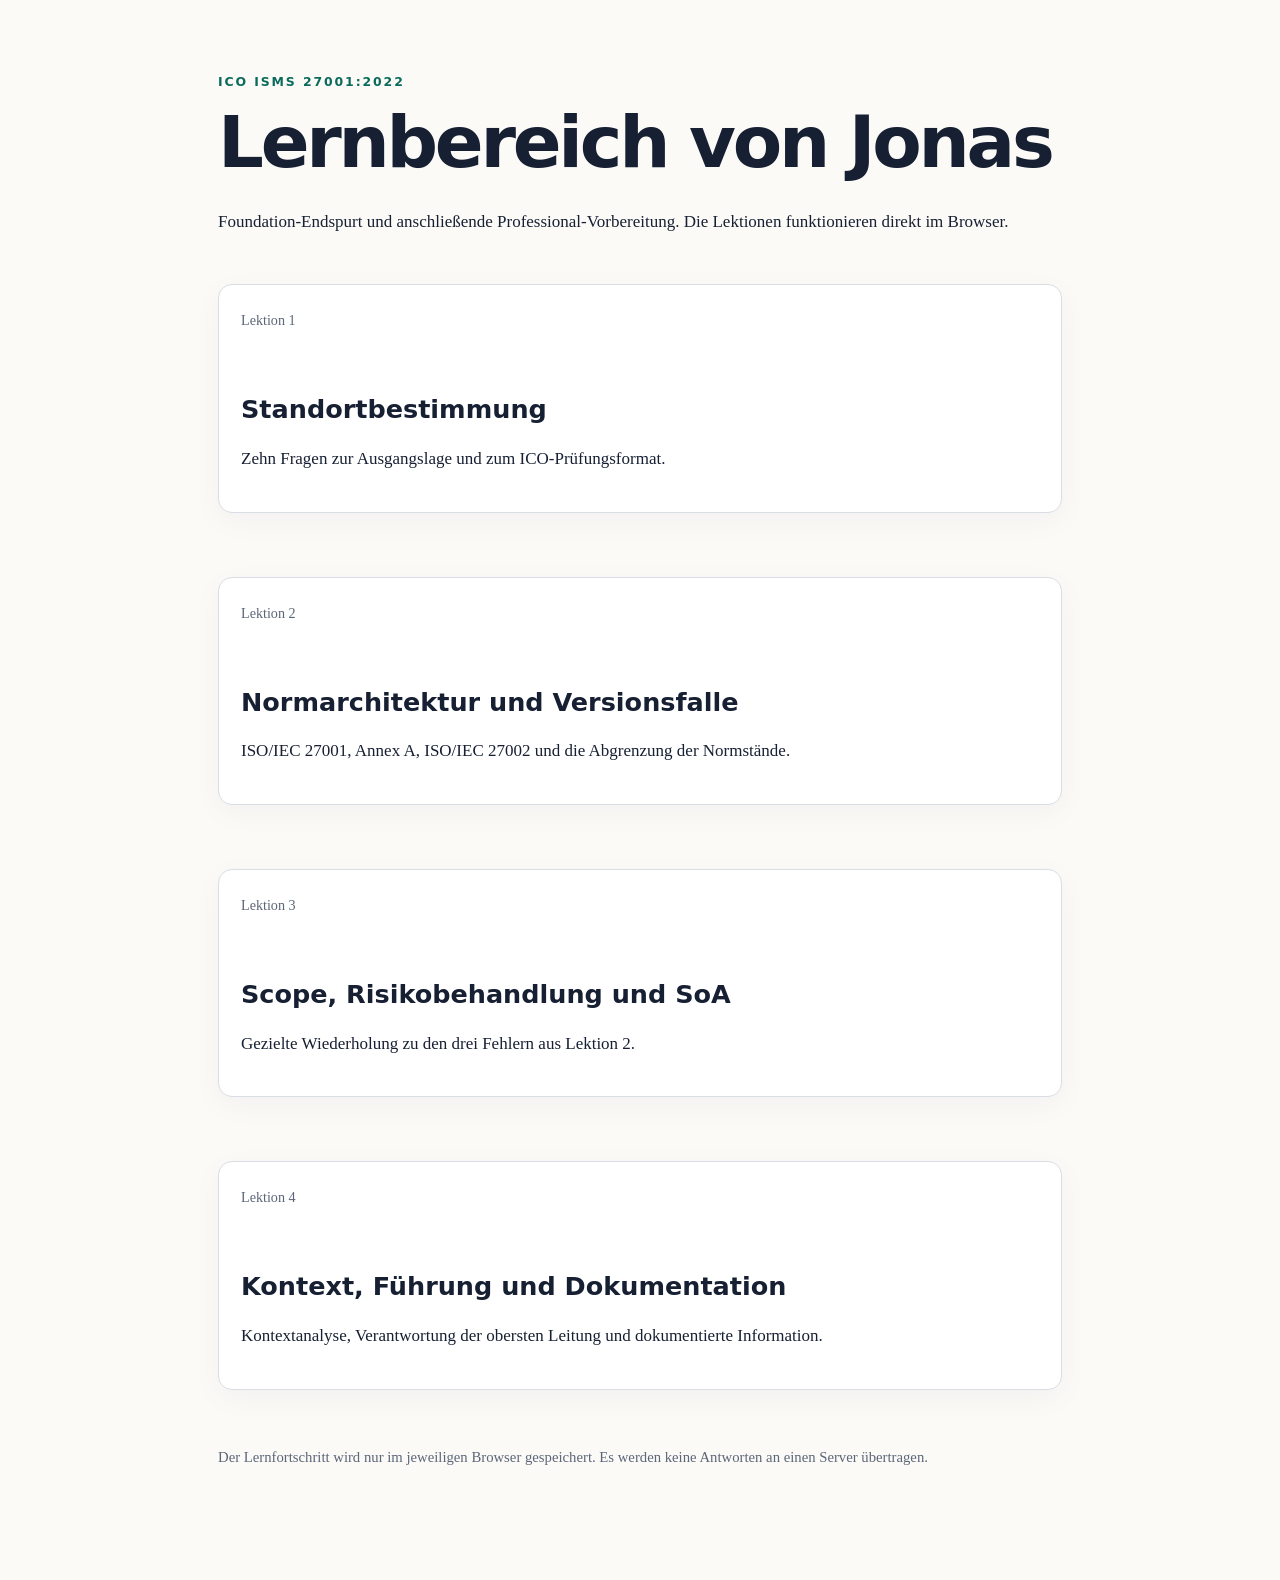
<file: index.html>
<!doctype html>
<html lang="de">
<head>
  <meta charset="utf-8">
  <meta name="viewport" content="width=device-width, initial-scale=1">
  <title>ICO ISMS 27001:2022 – Lernbereich</title>
  <link rel="stylesheet" href="assets/base.css">
  <style>
    .lesson-list { display:grid; gap:1rem; margin-top:1.5rem; }
    .lesson { display:block; color:inherit; text-decoration:none; }
    .lesson:hover { border-color:#5f86ff; transform:translateY(-1px); }
    .lesson small { color:var(--muted); }
    .note { margin-top:2rem; color:var(--muted); font-size:.92rem; }
  </style>
</head>
<body>
<main class="wrap">
  <header class="hero">
    <p class="eyebrow">ICO ISMS 27001:2022</p>
    <h1>Lernbereich von Jonas</h1>
    <p>Foundation-Endspurt und anschließende Professional-Vorbereitung. Die Lektionen funktionieren direkt im Browser.</p>
  </header>

  <section class="lesson-list" aria-label="Lektionen">
    <a class="card lesson" href="lessons/0001-standortbestimmung.html">
      <small>Lektion 1</small>
      <h2>Standortbestimmung</h2>
      <p>Zehn Fragen zur Ausgangslage und zum ICO-Prüfungsformat.</p>
    </a>
    <a class="card lesson" href="lessons/0002-normarchitektur-und-versionsfalle.html">
      <small>Lektion 2</small>
      <h2>Normarchitektur und Versionsfalle</h2>
      <p>ISO/IEC 27001, Annex A, ISO/IEC 27002 und die Abgrenzung der Normstände.</p>
    </a>
    <a class="card lesson" href="lessons/0003-scope-risikobehandlung-und-soa.html">
      <small>Lektion 3</small>
      <h2>Scope, Risikobehandlung und SoA</h2>
      <p>Gezielte Wiederholung zu den drei Fehlern aus Lektion 2.</p>
    </a>
    <a class="card lesson" href="lessons/0004-kontext-fuehrung-und-dokumentation.html">
      <small>Lektion 4</small>
      <h2>Kontext, Führung und Dokumentation</h2>
      <p>Kontextanalyse, Verantwortung der obersten Leitung und dokumentierte Information.</p>
    </a>
  </section>

  <p class="note">Der Lernfortschritt wird nur im jeweiligen Browser gespeichert. Es werden keine Antworten an einen Server übertragen.</p>
</main>
</body>
</html>
</file>
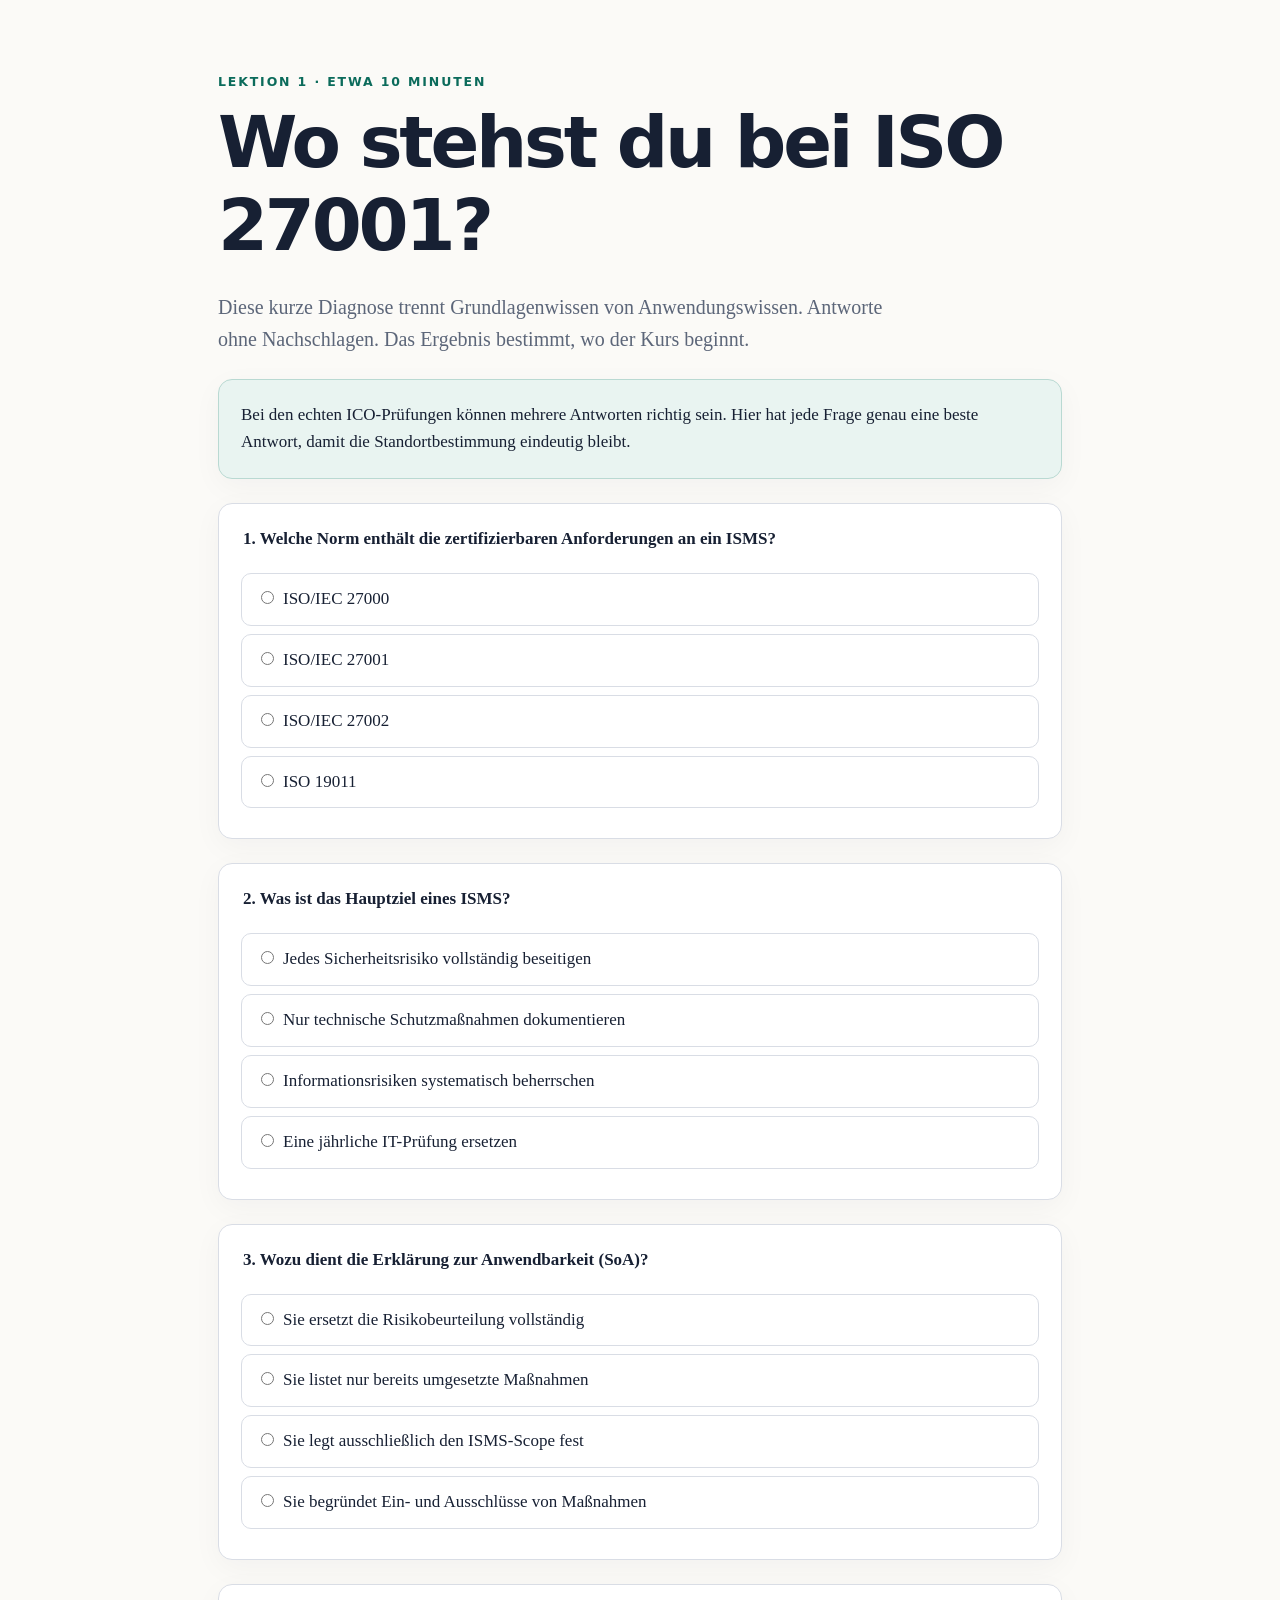
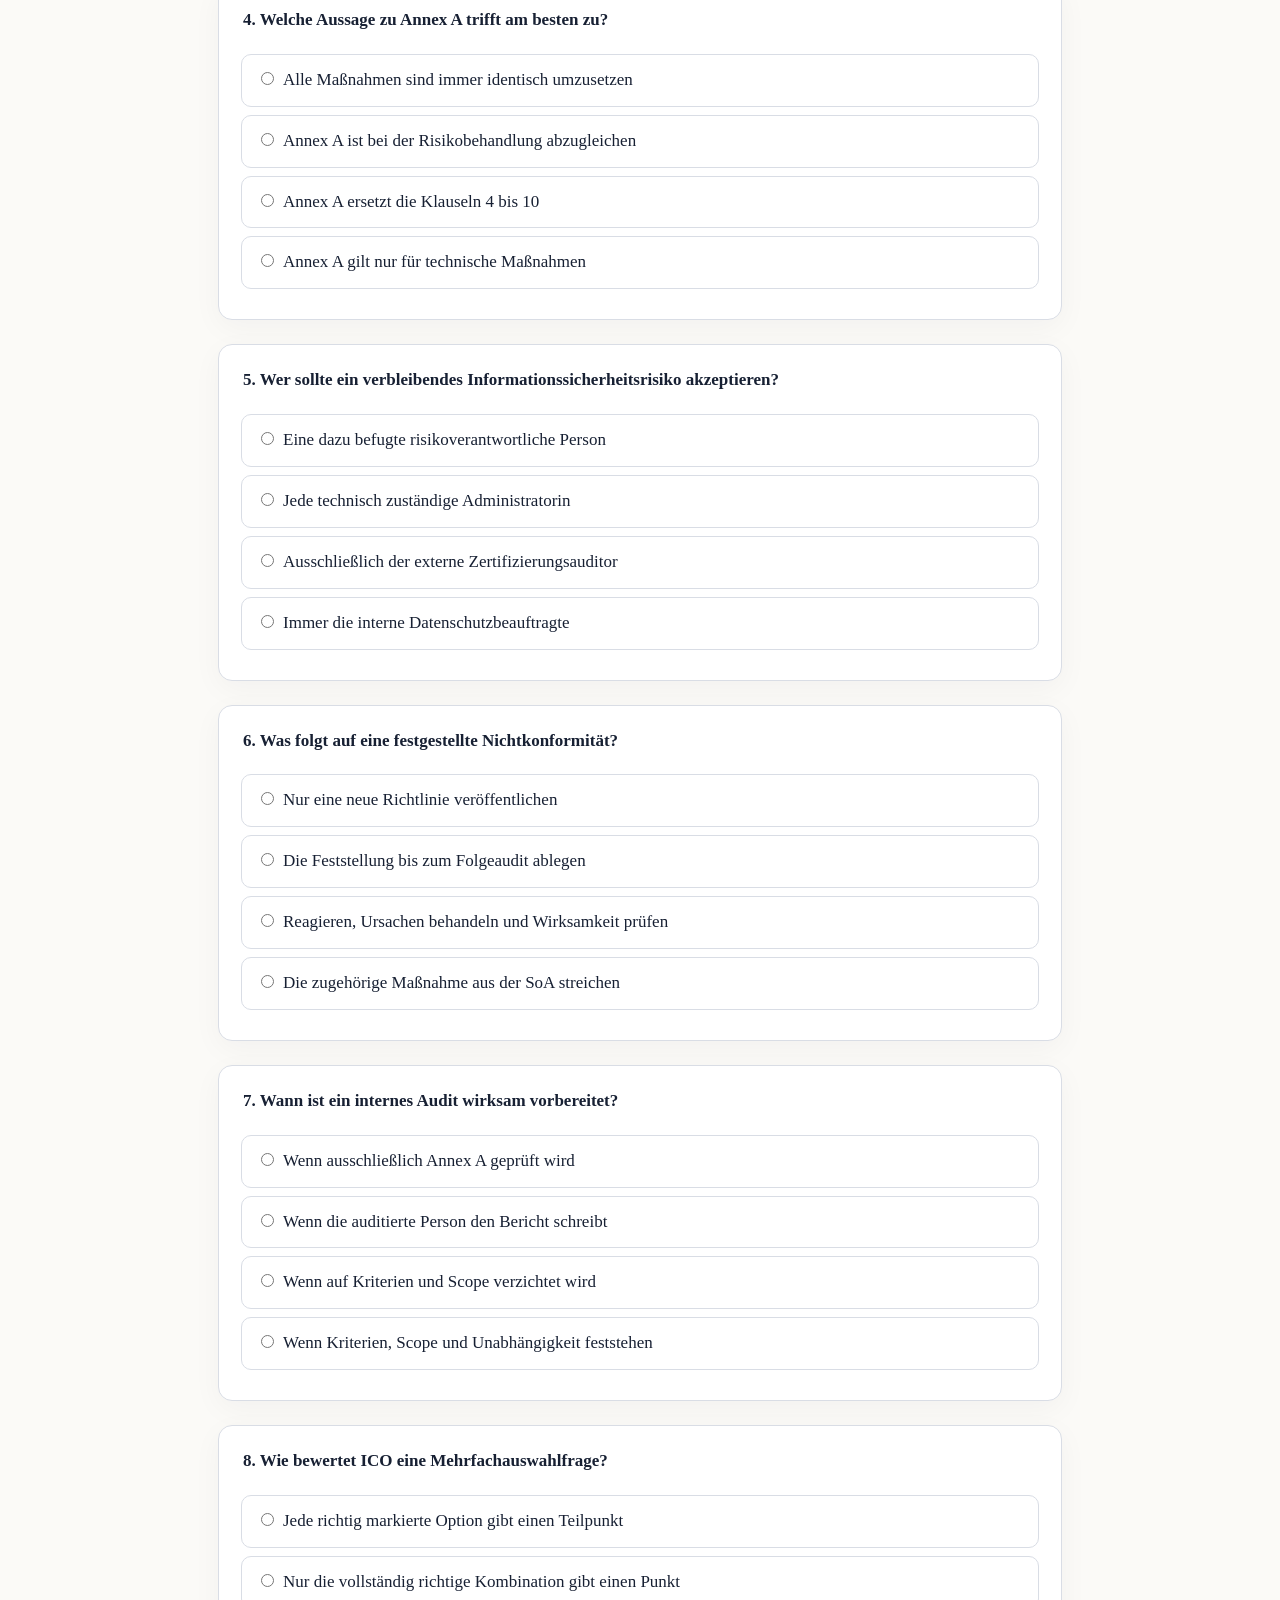
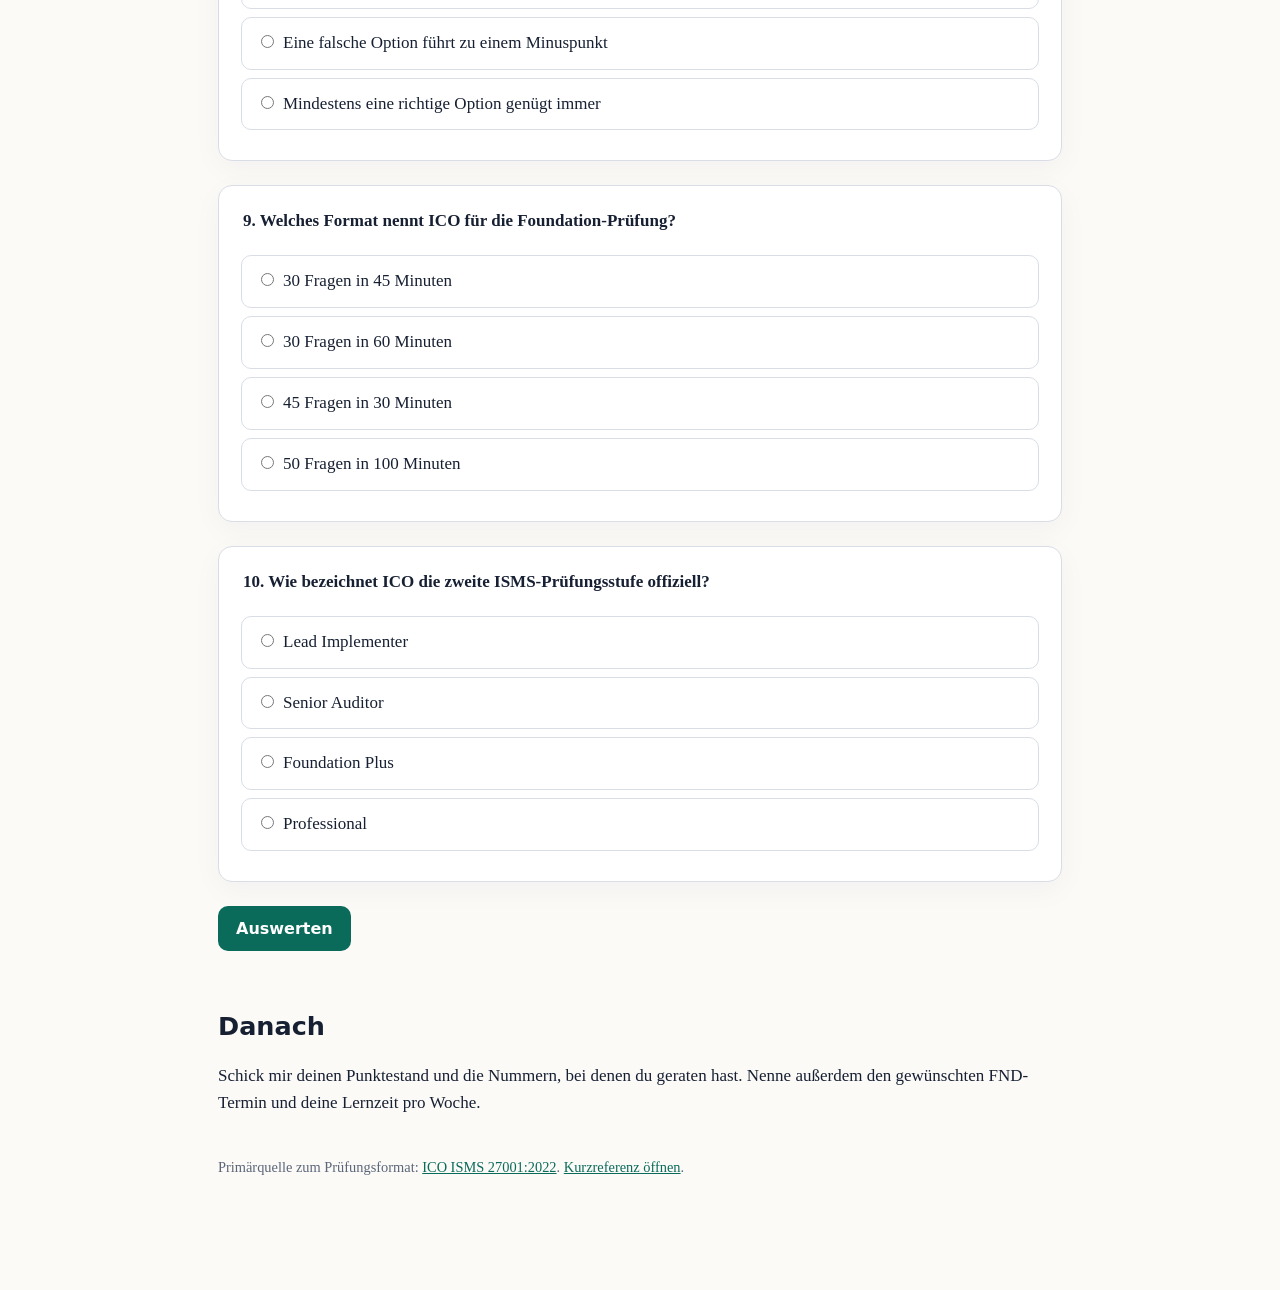
<file: lessons/0001-standortbestimmung.html>
<!doctype html><html lang="de"><head><meta charset="utf-8"><meta name="viewport" content="width=device-width,initial-scale=1"><title>Lektion 1: Standortbestimmung</title><link rel="stylesheet" href="../assets/base.css"></head><body><main><p class="eyebrow">Lektion 1 · etwa 10 Minuten</p><h1>Wo stehst du bei ISO 27001?</h1><p class="lead">Diese kurze Diagnose trennt Grundlagenwissen von Anwendungswissen. Antworte ohne Nachschlagen. Das Ergebnis bestimmt, wo der Kurs beginnt.</p><aside>Bei den echten ICO-Prüfungen können mehrere Antworten richtig sein. Hier hat jede Frage genau eine beste Antwort, damit die Standortbestimmung eindeutig bleibt.</aside><form id="quiz">
<section class="card question" data-answer="b"><fieldset><legend>1. Welche Norm enthält die zertifizierbaren Anforderungen an ein ISMS?</legend><label class="option"><input type="radio" name="q1" value="a">ISO/IEC 27000</label><label class="option"><input type="radio" name="q1" value="b">ISO/IEC 27001</label><label class="option"><input type="radio" name="q1" value="c">ISO/IEC 27002</label><label class="option"><input type="radio" name="q1" value="d">ISO 19011</label></fieldset><p class="explanation">ISO/IEC 27001 enthält die Anforderungen. ISO/IEC 27002 gibt Leitlinien zu Informationssicherheitsmaßnahmen.</p></section>
<section class="card question" data-answer="c"><fieldset><legend>2. Was ist das Hauptziel eines ISMS?</legend><label class="option"><input type="radio" name="q2" value="a">Jedes Sicherheitsrisiko vollständig beseitigen</label><label class="option"><input type="radio" name="q2" value="b">Nur technische Schutzmaßnahmen dokumentieren</label><label class="option"><input type="radio" name="q2" value="c">Informationsrisiken systematisch beherrschen</label><label class="option"><input type="radio" name="q2" value="d">Eine jährliche IT-Prüfung ersetzen</label></fieldset><p class="explanation">Ein ISMS steuert Informationssicherheitsrisiken systematisch. Es verspricht keine vollständige Risikobeseitigung.</p></section>
<section class="card question" data-answer="d"><fieldset><legend>3. Wozu dient die Erklärung zur Anwendbarkeit (SoA)?</legend><label class="option"><input type="radio" name="q3" value="a">Sie ersetzt die Risikobeurteilung vollständig</label><label class="option"><input type="radio" name="q3" value="b">Sie listet nur bereits umgesetzte Maßnahmen</label><label class="option"><input type="radio" name="q3" value="c">Sie legt ausschließlich den ISMS-Scope fest</label><label class="option"><input type="radio" name="q3" value="d">Sie begründet Ein- und Ausschlüsse von Maßnahmen</label></fieldset><p class="explanation">Die SoA dokumentiert notwendige Maßnahmen, ihre Umsetzung und die Begründung für Ein- oder Ausschlüsse.</p></section>
<section class="card question" data-answer="b"><fieldset><legend>4. Welche Aussage zu Annex A trifft am besten zu?</legend><label class="option"><input type="radio" name="q4" value="a">Alle Maßnahmen sind immer identisch umzusetzen</label><label class="option"><input type="radio" name="q4" value="b">Annex A ist bei der Risikobehandlung abzugleichen</label><label class="option"><input type="radio" name="q4" value="c">Annex A ersetzt die Klauseln 4 bis 10</label><label class="option"><input type="radio" name="q4" value="d">Annex A gilt nur für technische Maßnahmen</label></fieldset><p class="explanation">Annex A ist eine Referenzmenge. Die Organisation bestimmt notwendige Maßnahmen risikobasiert und prüft, ob relevante Maßnahmen übersehen wurden.</p></section>
<section class="card question" data-answer="a"><fieldset><legend>5. Wer sollte ein verbleibendes Informationssicherheitsrisiko akzeptieren?</legend><label class="option"><input type="radio" name="q5" value="a">Eine dazu befugte risikoverantwortliche Person</label><label class="option"><input type="radio" name="q5" value="b">Jede technisch zuständige Administratorin</label><label class="option"><input type="radio" name="q5" value="c">Ausschließlich der externe Zertifizierungsauditor</label><label class="option"><input type="radio" name="q5" value="d">Immer die interne Datenschutzbeauftragte</label></fieldset><p class="explanation">Akzeptanz folgt den festgelegten Risikokriterien und Befugnissen. Ein Zertifizierungsauditor übernimmt keine Managemententscheidung.</p></section>
<section class="card question" data-answer="c"><fieldset><legend>6. Was folgt auf eine festgestellte Nichtkonformität?</legend><label class="option"><input type="radio" name="q6" value="a">Nur eine neue Richtlinie veröffentlichen</label><label class="option"><input type="radio" name="q6" value="b">Die Feststellung bis zum Folgeaudit ablegen</label><label class="option"><input type="radio" name="q6" value="c">Reagieren, Ursachen behandeln und Wirksamkeit prüfen</label><label class="option"><input type="radio" name="q6" value="d">Die zugehörige Maßnahme aus der SoA streichen</label></fieldset><p class="explanation">Korrektur und Korrekturmaßnahme sind zu unterscheiden: Problem behandeln, Ursache prüfen, Maßnahmen umsetzen und Wirksamkeit bewerten.</p></section>
<section class="card question" data-answer="d"><fieldset><legend>7. Wann ist ein internes Audit wirksam vorbereitet?</legend><label class="option"><input type="radio" name="q7" value="a">Wenn ausschließlich Annex A geprüft wird</label><label class="option"><input type="radio" name="q7" value="b">Wenn die auditierte Person den Bericht schreibt</label><label class="option"><input type="radio" name="q7" value="c">Wenn auf Kriterien und Scope verzichtet wird</label><label class="option"><input type="radio" name="q7" value="d">Wenn Kriterien, Scope und Unabhängigkeit feststehen</label></fieldset><p class="explanation">Auditprogramm und einzelne Audits brauchen unter anderem Kriterien und Umfang. Objektivität und Unparteilichkeit müssen gewahrt sein.</p></section>
<section class="card question" data-answer="b"><fieldset><legend>8. Wie bewertet ICO eine Mehrfachauswahlfrage?</legend><label class="option"><input type="radio" name="q8" value="a">Jede richtig markierte Option gibt einen Teilpunkt</label><label class="option"><input type="radio" name="q8" value="b">Nur die vollständig richtige Kombination gibt einen Punkt</label><label class="option"><input type="radio" name="q8" value="c">Eine falsche Option führt zu einem Minuspunkt</label><label class="option"><input type="radio" name="q8" value="d">Mindestens eine richtige Option genügt immer</label></fieldset><p class="explanation">Laut ICO gibt nur eine komplett richtig beantwortete Frage einen Punkt. Falsche oder unvollständige Auswahl ergibt null Punkte, aber keinen Punktabzug.</p></section>
<section class="card question" data-answer="a"><fieldset><legend>9. Welches Format nennt ICO für die Foundation-Prüfung?</legend><label class="option"><input type="radio" name="q9" value="a">30 Fragen in 45 Minuten</label><label class="option"><input type="radio" name="q9" value="b">30 Fragen in 60 Minuten</label><label class="option"><input type="radio" name="q9" value="c">45 Fragen in 30 Minuten</label><label class="option"><input type="radio" name="q9" value="d">50 Fragen in 100 Minuten</label></fieldset><p class="explanation">FND umfasst 30 Fragen in 45 Minuten bei einer Bestehensgrenze von 60 Prozent.</p></section>
<section class="card question" data-answer="d"><fieldset><legend>10. Wie bezeichnet ICO die zweite ISMS-Prüfungsstufe offiziell?</legend><label class="option"><input type="radio" name="q10" value="a">Lead Implementer</label><label class="option"><input type="radio" name="q10" value="b">Senior Auditor</label><label class="option"><input type="radio" name="q10" value="c">Foundation Plus</label><label class="option"><input type="radio" name="q10" value="d">Professional</label></fieldset><p class="explanation">Die offizielle Bezeichnung ist „ICO ISMS 27001:2022 Professional“. „Implementer“ steht auf der ICO-Themenseite nicht als Prüfungsbezeichnung.</p></section>
<button type="submit">Auswerten</button><div class="result" id="result" role="status"></div></form><h2>Danach</h2><p>Schick mir deinen Punktestand und die Nummern, bei denen du geraten hast. Nenne außerdem den gewünschten FND-Termin und deine Lernzeit pro Woche.</p><p class="sources">Primärquelle zum Prüfungsformat: <a href="https://www.ico-cert.org/topics/ico-isms-27001-2022">ICO ISMS 27001:2022</a>. <a href="../reference/0001-ico-pruefungsformat.html">Kurzreferenz öffnen</a>.</p></main><script>document.getElementById('quiz').addEventListener('submit',function(e){e.preventDefault();let score=0,missing=[];document.querySelectorAll('.question').forEach((q,i)=>{const a=q.dataset.answer;const c=q.querySelector('input:checked');q.classList.remove('correct','incorrect');q.querySelector('.explanation').style.display='block';if(!c){missing.push(i+1);q.classList.add('incorrect')}else if(c.value===a){score++;q.classList.add('correct')}else{q.classList.add('incorrect')}});const r=document.getElementById('result');let band=score<=4?'Wir beginnen bei den Grundlagen.':score<=7?'Die Basis ist da; wir schließen gezielt Lücken.':'Die Grundlagen sitzen weitgehend; wir können schneller zu Anwendung und PRO wechseln.';r.innerHTML='<strong>'+score+' von 10 Punkten.</strong><br>'+band+(missing.length?'<br>Nicht beantwortet: '+missing.join(', '):'');r.style.display='block';r.scrollIntoView({behavior:'smooth'})});</script></body></html>
</file>
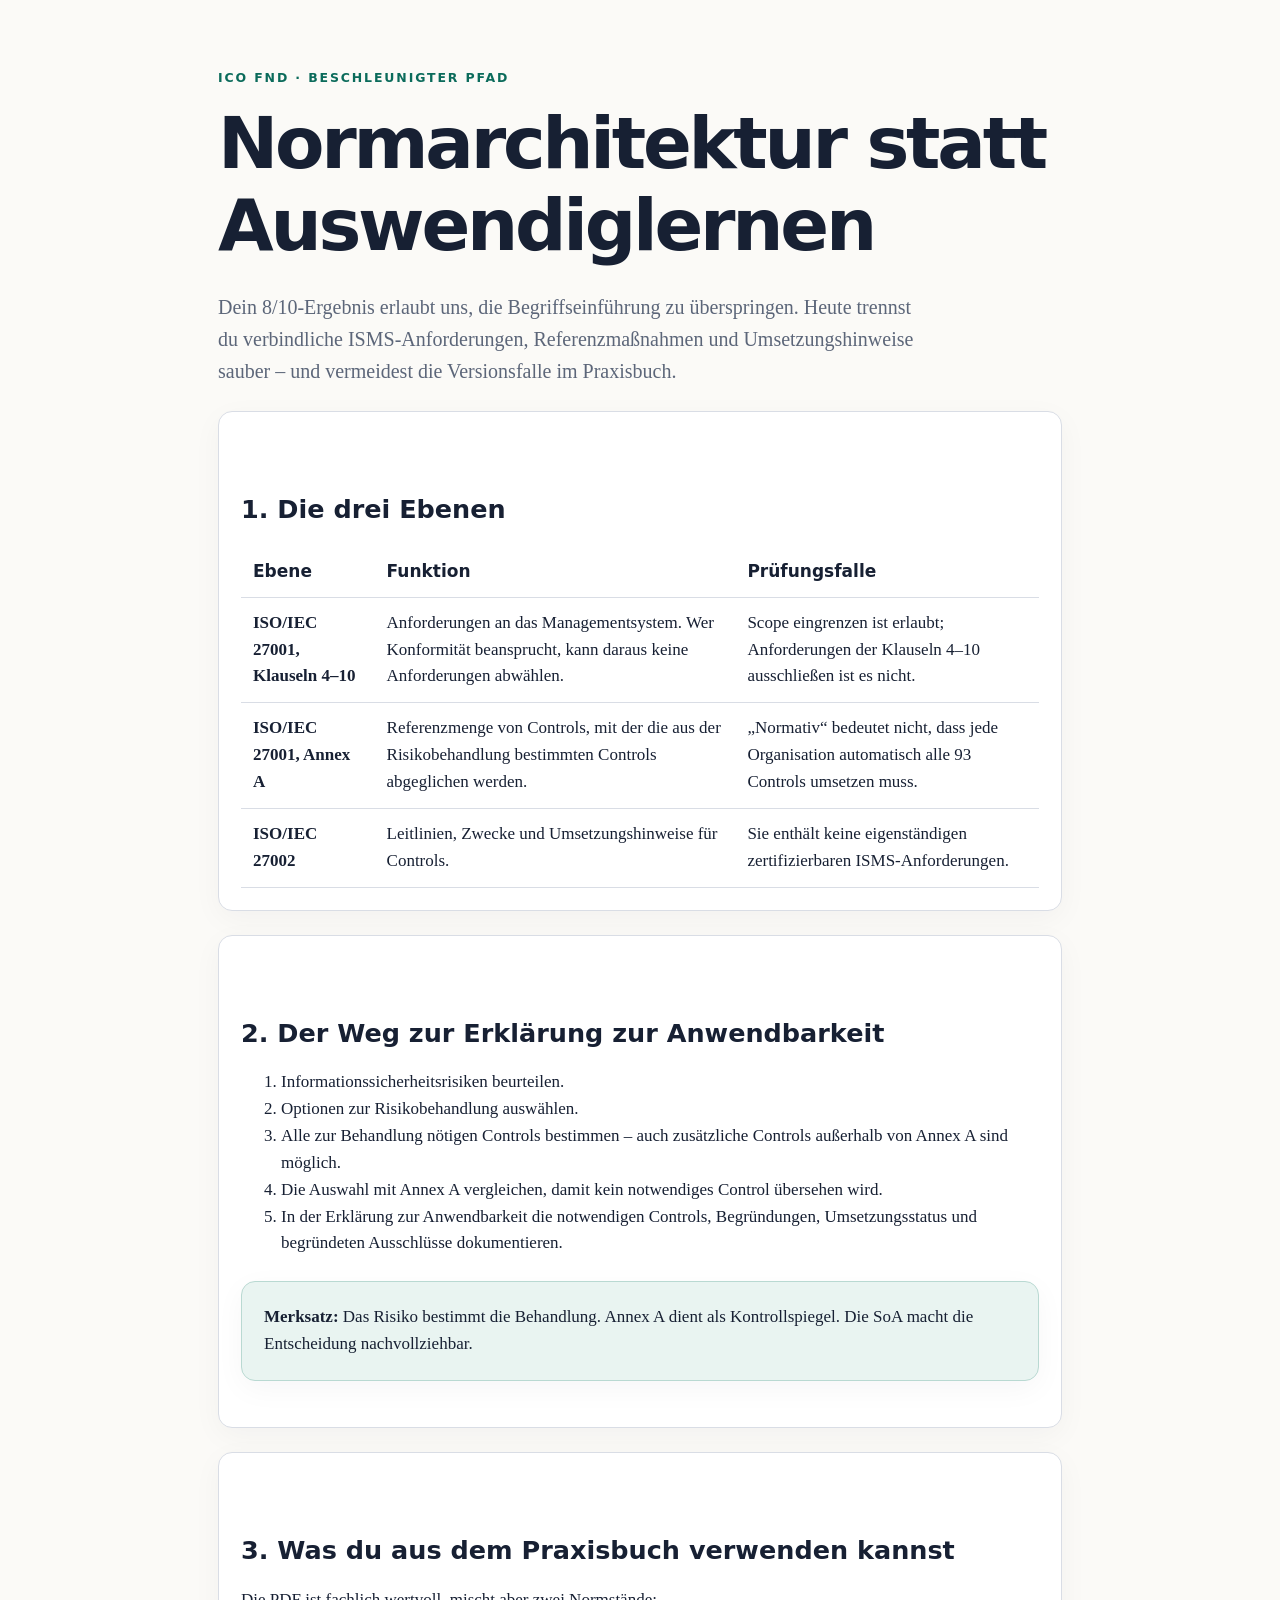
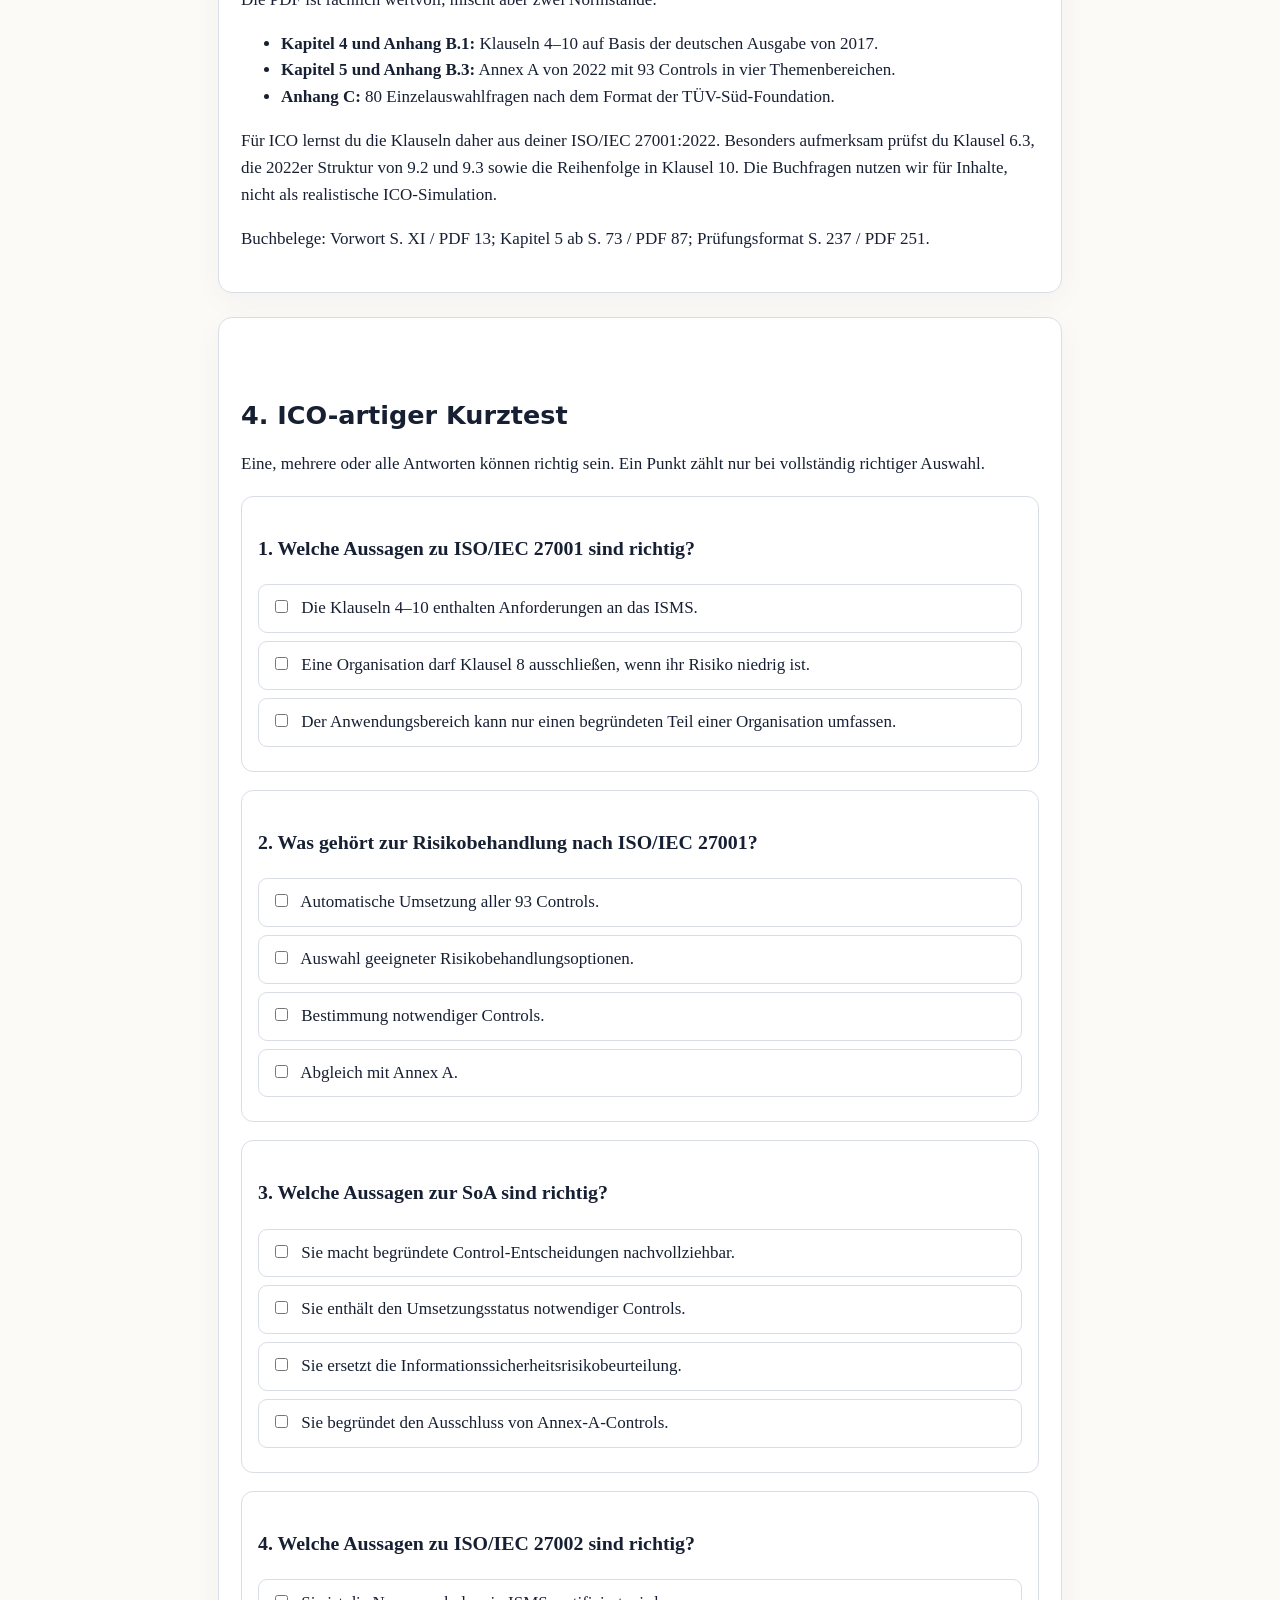
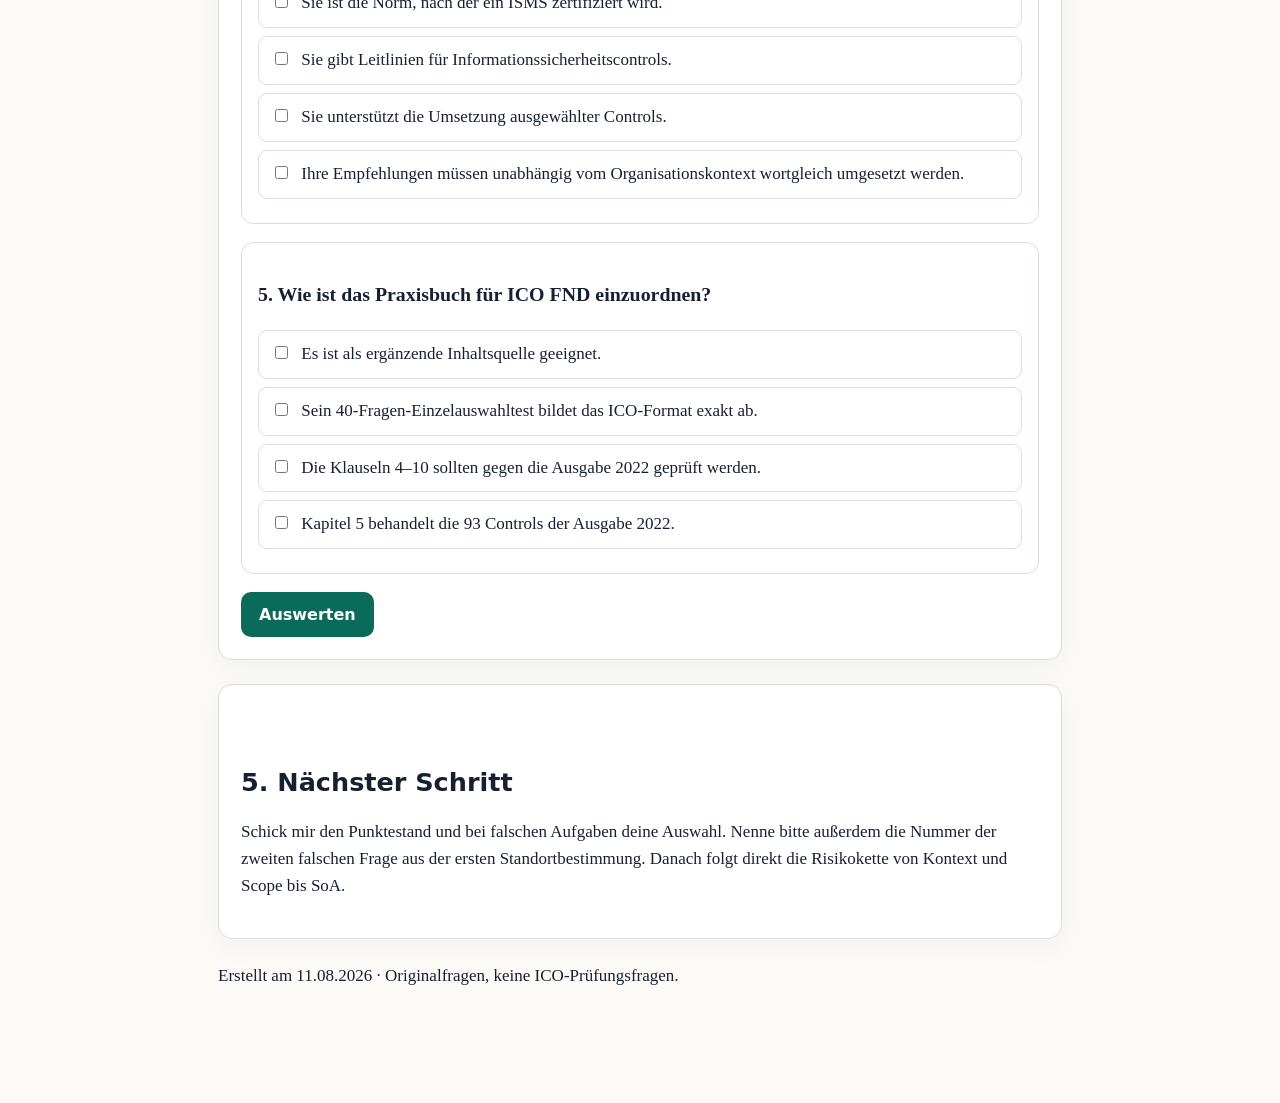
<file: lessons/0002-normarchitektur-und-versionsfalle.html>
<!doctype html><html lang="de"><head><meta charset="utf-8"><meta name="viewport" content="width=device-width,initial-scale=1"><title>Lektion 2: Normarchitektur und Versionsfalle</title><link rel="stylesheet" href="../assets/base.css"></head><body><main><header><span class="eyebrow">ICO FND · Beschleunigter Pfad</span><h1>Normarchitektur statt Auswendiglernen</h1><p class="lead">Dein 8/10-Ergebnis erlaubt uns, die Begriffseinführung zu überspringen. Heute trennst du verbindliche ISMS-Anforderungen, Referenzmaßnahmen und Umsetzungshinweise sauber – und vermeidest die Versionsfalle im Praxisbuch.</p></header><section class="card"><h2>1. Die drei Ebenen</h2><table><thead><tr><th>Ebene</th><th>Funktion</th><th>Prüfungsfalle</th></tr></thead><tbody><tr><td><strong>ISO/IEC 27001, Klauseln 4–10</strong></td><td>Anforderungen an das Managementsystem. Wer Konformität beansprucht, kann daraus keine Anforderungen abwählen.</td><td>Scope eingrenzen ist erlaubt; Anforderungen der Klauseln 4–10 ausschließen ist es nicht.</td></tr><tr><td><strong>ISO/IEC 27001, Annex A</strong></td><td>Referenzmenge von Controls, mit der die aus der Risikobehandlung bestimmten Controls abgeglichen werden.</td><td>„Normativ“ bedeutet nicht, dass jede Organisation automatisch alle 93 Controls umsetzen muss.</td></tr><tr><td><strong>ISO/IEC 27002</strong></td><td>Leitlinien, Zwecke und Umsetzungshinweise für Controls.</td><td>Sie enthält keine eigenständigen zertifizierbaren ISMS-Anforderungen.</td></tr></tbody></table></section><section class="card"><h2>2. Der Weg zur Erklärung zur Anwendbarkeit</h2><ol><li>Informationssicherheitsrisiken beurteilen.</li><li>Optionen zur Risikobehandlung auswählen.</li><li>Alle zur Behandlung nötigen Controls bestimmen – auch zusätzliche Controls außerhalb von Annex A sind möglich.</li><li>Die Auswahl mit Annex A vergleichen, damit kein notwendiges Control übersehen wird.</li><li>In der Erklärung zur Anwendbarkeit die notwendigen Controls, Begründungen, Umsetzungsstatus und begründeten Ausschlüsse dokumentieren.</li></ol><aside class="callout"><strong>Merksatz:</strong> Das Risiko bestimmt die Behandlung. Annex A dient als Kontrollspiegel. Die SoA macht die Entscheidung nachvollziehbar.</aside></section><section class="card"><h2>3. Was du aus dem Praxisbuch verwenden kannst</h2><p>Die PDF ist fachlich wertvoll, mischt aber zwei Normstände:</p><ul><li><strong>Kapitel 4 und Anhang B.1:</strong> Klauseln 4–10 auf Basis der deutschen Ausgabe von 2017.</li><li><strong>Kapitel 5 und Anhang B.3:</strong> Annex A von 2022 mit 93 Controls in vier Themenbereichen.</li><li><strong>Anhang C:</strong> 80 Einzelauswahlfragen nach dem Format der TÜV-Süd-Foundation.</li></ul><p>Für ICO lernst du die Klauseln daher aus deiner ISO/IEC 27001:2022. Besonders aufmerksam prüfst du Klausel 6.3, die 2022er Struktur von 9.2 und 9.3 sowie die Reihenfolge in Klausel 10. Die Buchfragen nutzen wir für Inhalte, nicht als realistische ICO-Simulation.</p><p class="source">Buchbelege: Vorwort S. XI / PDF 13; Kapitel 5 ab S. 73 / PDF 87; Prüfungsformat S. 237 / PDF 251.</p></section><section class="card quiz"><h2>4. ICO-artiger Kurztest</h2><p>Eine, mehrere oder alle Antworten können richtig sein. Ein Punkt zählt nur bei vollständig richtiger Auswahl.</p><div class="q" data-correct="a,c"><h3>1. Welche Aussagen zu ISO/IEC 27001 sind richtig?</h3><label><input type="checkbox" value="a"> Die Klauseln 4–10 enthalten Anforderungen an das ISMS.</label><label><input type="checkbox" value="b"> Eine Organisation darf Klausel 8 ausschließen, wenn ihr Risiko niedrig ist.</label><label><input type="checkbox" value="c"> Der Anwendungsbereich kann nur einen begründeten Teil einer Organisation umfassen.</label><p class="explain">Klauseln 4–10 bleiben vollständig anwendbar. Der Scope darf dagegen begründet abgegrenzt werden.</p></div><div class="q" data-correct="b,c,d"><h3>2. Was gehört zur Risikobehandlung nach ISO/IEC 27001?</h3><label><input type="checkbox" value="a"> Automatische Umsetzung aller 93 Controls.</label><label><input type="checkbox" value="b"> Auswahl geeigneter Risikobehandlungsoptionen.</label><label><input type="checkbox" value="c"> Bestimmung notwendiger Controls.</label><label><input type="checkbox" value="d"> Abgleich mit Annex A.</label><p class="explain">Die Auswahl ist risikobasiert. Annex A ist Referenzmenge, nicht pauschale Pflichtliste.</p></div><div class="q" data-correct="a,b,d"><h3>3. Welche Aussagen zur SoA sind richtig?</h3><label><input type="checkbox" value="a"> Sie macht begründete Control-Entscheidungen nachvollziehbar.</label><label><input type="checkbox" value="b"> Sie enthält den Umsetzungsstatus notwendiger Controls.</label><label><input type="checkbox" value="c"> Sie ersetzt die Informationssicherheitsrisikobeurteilung.</label><label><input type="checkbox" value="d"> Sie begründet den Ausschluss von Annex-A-Controls.</label><p class="explain">Die SoA dokumentiert Ergebnisse und Entscheidungen; sie ersetzt weder Risikobeurteilung noch Risikobehandlung.</p></div><div class="q" data-correct="b,c"><h3>4. Welche Aussagen zu ISO/IEC 27002 sind richtig?</h3><label><input type="checkbox" value="a"> Sie ist die Norm, nach der ein ISMS zertifiziert wird.</label><label><input type="checkbox" value="b"> Sie gibt Leitlinien für Informationssicherheitscontrols.</label><label><input type="checkbox" value="c"> Sie unterstützt die Umsetzung ausgewählter Controls.</label><label><input type="checkbox" value="d"> Ihre Empfehlungen müssen unabhängig vom Organisationskontext wortgleich umgesetzt werden.</label><p class="explain">ISO/IEC 27002 ist ein Leitfaden. Maßgeblich bleiben Kontext, Risiken und Anforderungen der Organisation.</p></div><div class="q" data-correct="a,c,d"><h3>5. Wie ist das Praxisbuch für ICO FND einzuordnen?</h3><label><input type="checkbox" value="a"> Es ist als ergänzende Inhaltsquelle geeignet.</label><label><input type="checkbox" value="b"> Sein 40-Fragen-Einzelauswahltest bildet das ICO-Format exakt ab.</label><label><input type="checkbox" value="c"> Die Klauseln 4–10 sollten gegen die Ausgabe 2022 geprüft werden.</label><label><input type="checkbox" value="d"> Kapitel 5 behandelt die 93 Controls der Ausgabe 2022.</label><p class="explain">Inhaltlich nützlich, aber mit Versions- und Formatabweichungen.</p></div><button id="grade">Auswerten</button><div id="result" class="result" aria-live="polite"></div></section><section class="card"><h2>5. Nächster Schritt</h2><p>Schick mir den Punktestand und bei falschen Aufgaben deine Auswahl. Nenne bitte außerdem die Nummer der zweiten falschen Frage aus der ersten Standortbestimmung. Danach folgt direkt die Risikokette von Kontext und Scope bis SoA.</p></section><footer><p>Erstellt am 11.08.2026 · Originalfragen, keine ICO-Prüfungsfragen.</p></footer></main><script>document.getElementById('grade').addEventListener('click',()=>{let score=0;document.querySelectorAll('.q').forEach(q=>{const correct=q.dataset.correct.split(',');const got=[...q.querySelectorAll('input:checked')].map(x=>x.value).sort().join(',');const ok=got===correct.slice().sort().join(',');q.classList.toggle('ok',ok);q.classList.toggle('bad',!ok);q.querySelectorAll('input').forEach(input=>{const label=input.closest('label');label.classList.remove('correct-answer','selected-wrong');if(correct.includes(input.value))label.classList.add('correct-answer');else if(input.checked)label.classList.add('selected-wrong')});q.querySelector('.explain').style.display='block';if(ok)score++});const r=document.getElementById('result');r.textContent=`${score}/5 richtig. ${score===5?'Du kannst mit der Risikokette weitermachen.':'Prüfe die markierten Erklärungen und sende mir deine Auswahl.'}`;r.style.display='block';r.scrollIntoView({behavior:'smooth'})});</script></body></html>
</file>
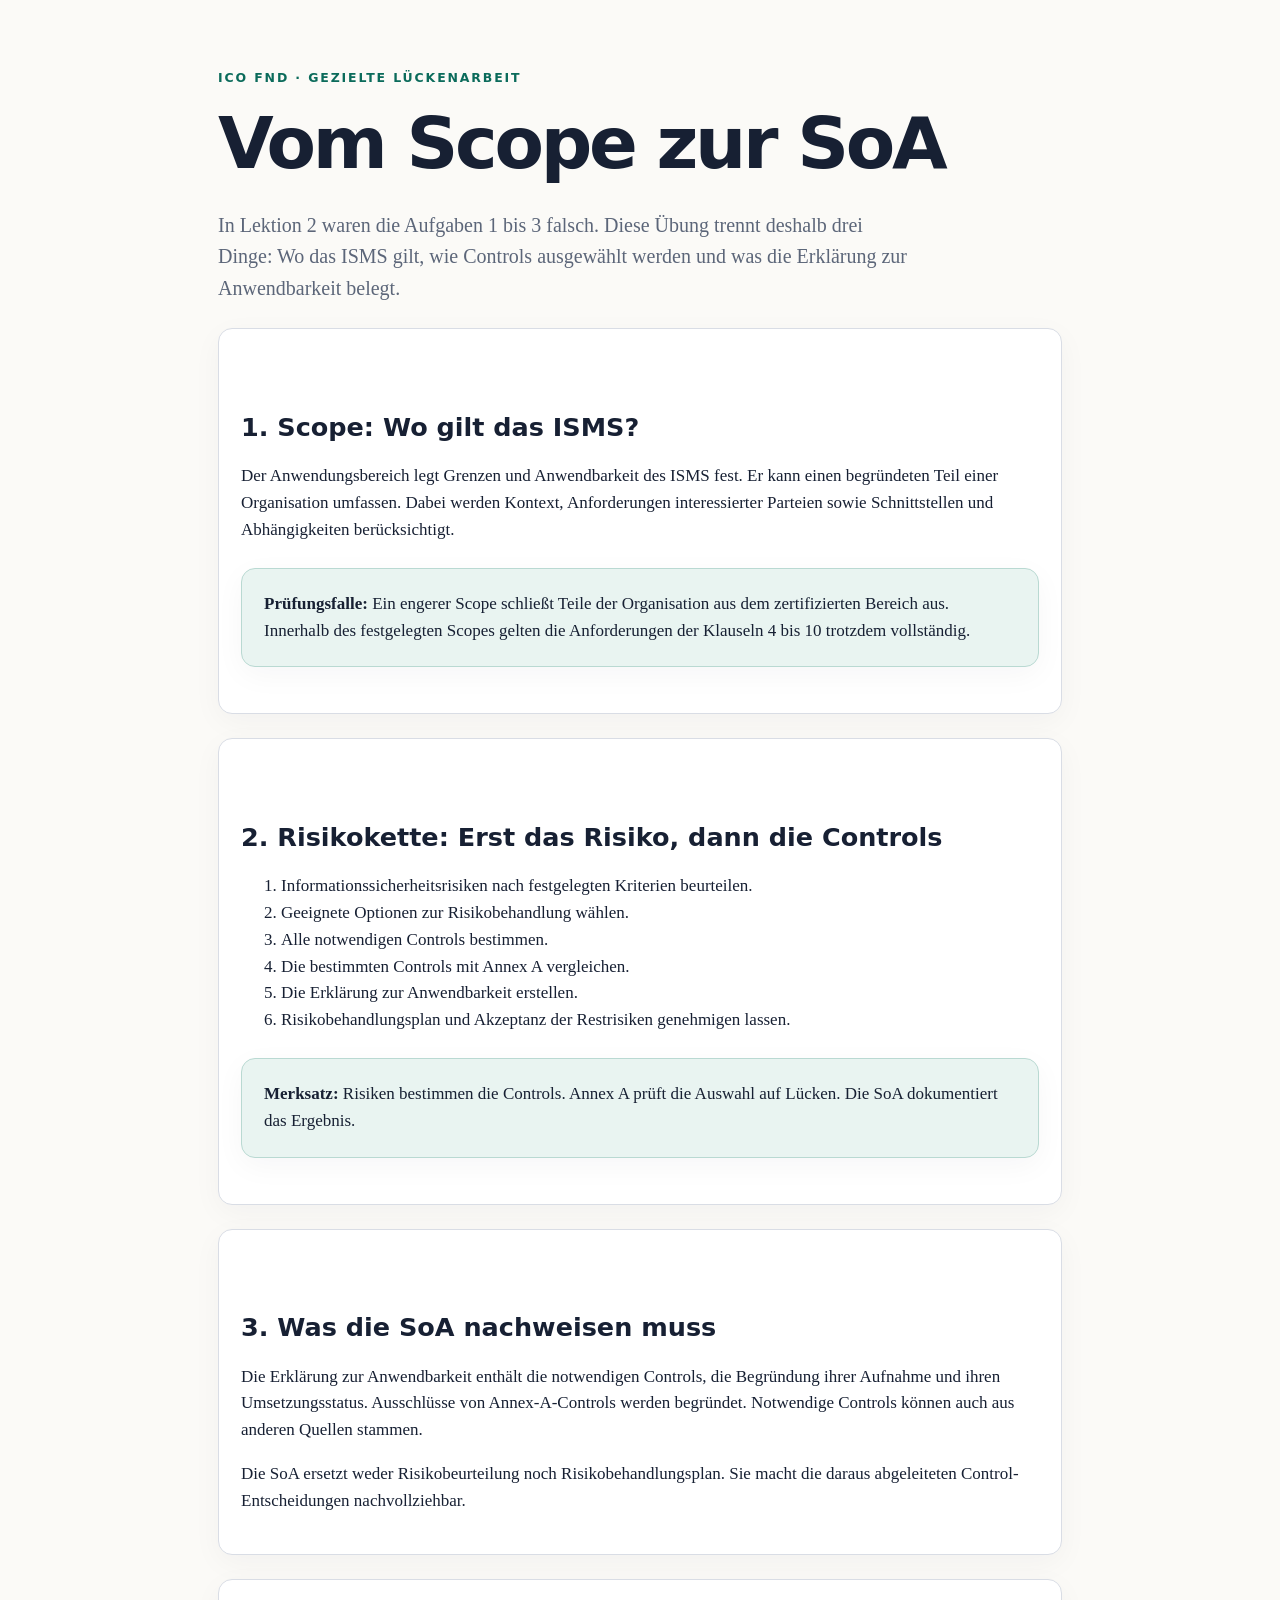
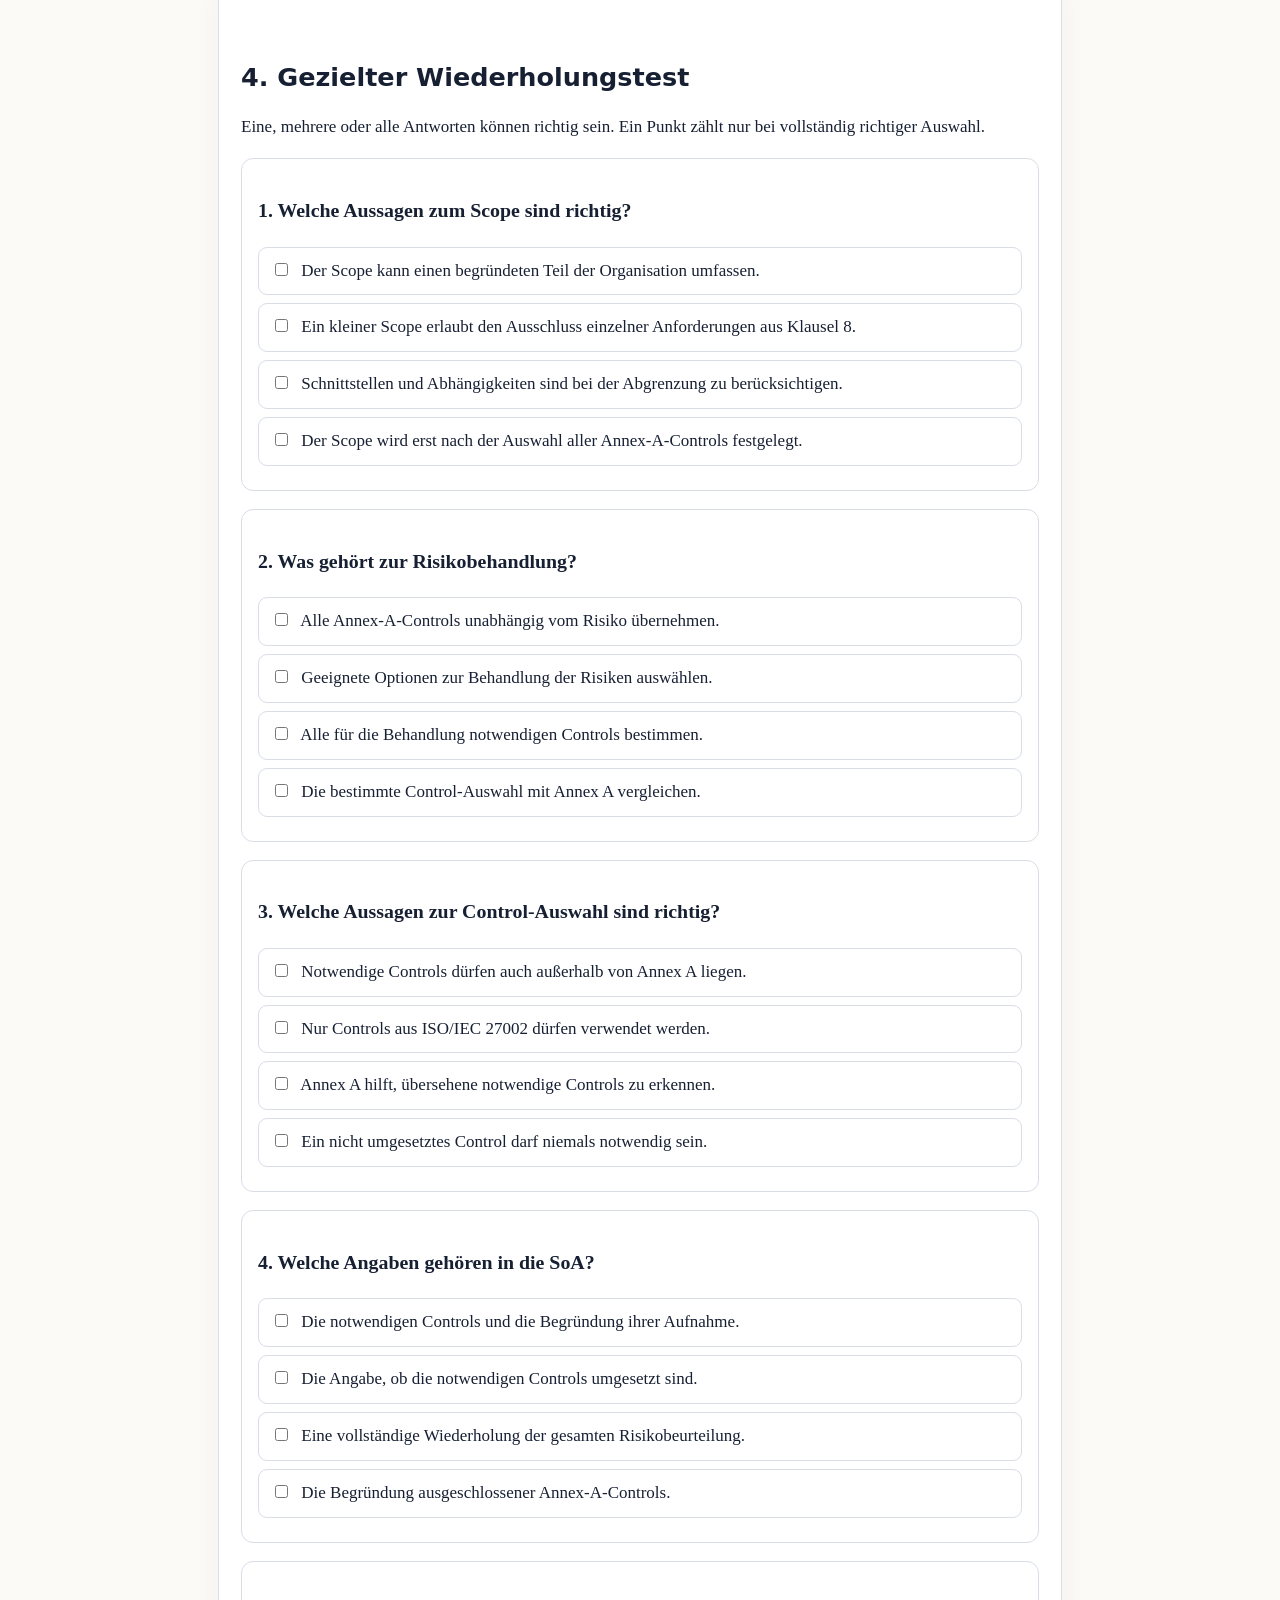
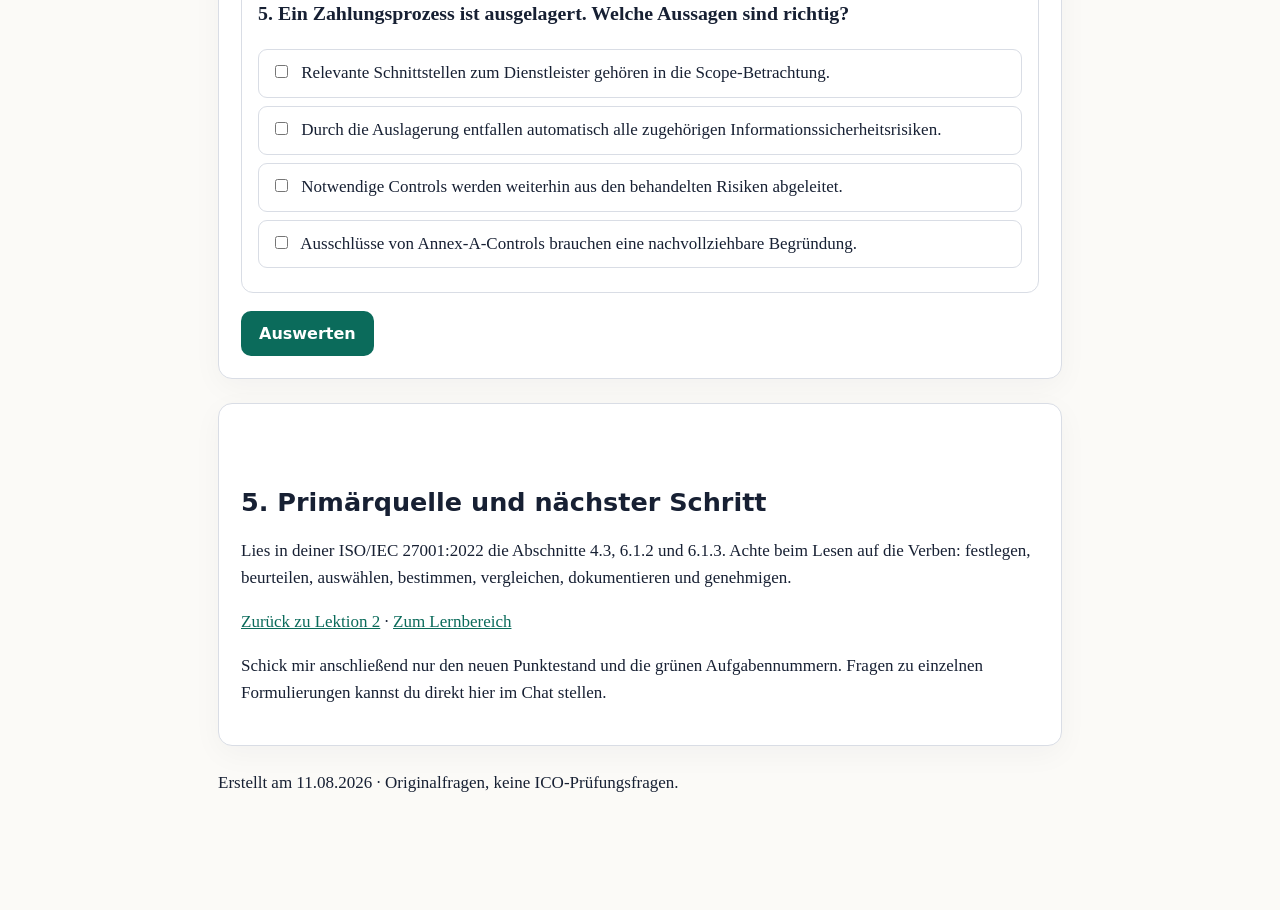
<file: lessons/0003-scope-risikobehandlung-und-soa.html>
<!doctype html>
<html lang="de">
<head>
  <meta charset="utf-8">
  <meta name="viewport" content="width=device-width,initial-scale=1">
  <title>Lektion 3: Scope, Risikobehandlung und SoA</title>
  <link rel="stylesheet" href="../assets/base.css">
</head>
<body>
<main>
  <header>
    <span class="eyebrow">ICO FND · Gezielte Lückenarbeit</span>
    <h1>Vom Scope zur SoA</h1>
    <p class="lead">In Lektion 2 waren die Aufgaben 1 bis 3 falsch. Diese Übung trennt deshalb drei Dinge: Wo das ISMS gilt, wie Controls ausgewählt werden und was die Erklärung zur Anwendbarkeit belegt.</p>
  </header>

  <section class="card">
    <h2>1. Scope: Wo gilt das ISMS?</h2>
    <p>Der Anwendungsbereich legt Grenzen und Anwendbarkeit des ISMS fest. Er kann einen begründeten Teil einer Organisation umfassen. Dabei werden Kontext, Anforderungen interessierter Parteien sowie Schnittstellen und Abhängigkeiten berücksichtigt.</p>
    <aside><strong>Prüfungsfalle:</strong> Ein engerer Scope schließt Teile der Organisation aus dem zertifizierten Bereich aus. Innerhalb des festgelegten Scopes gelten die Anforderungen der Klauseln 4 bis 10 trotzdem vollständig.</aside>
  </section>

  <section class="card">
    <h2>2. Risikokette: Erst das Risiko, dann die Controls</h2>
    <ol>
      <li>Informationssicherheitsrisiken nach festgelegten Kriterien beurteilen.</li>
      <li>Geeignete Optionen zur Risikobehandlung wählen.</li>
      <li>Alle notwendigen Controls bestimmen.</li>
      <li>Die bestimmten Controls mit Annex A vergleichen.</li>
      <li>Die Erklärung zur Anwendbarkeit erstellen.</li>
      <li>Risikobehandlungsplan und Akzeptanz der Restrisiken genehmigen lassen.</li>
    </ol>
    <aside><strong>Merksatz:</strong> Risiken bestimmen die Controls. Annex A prüft die Auswahl auf Lücken. Die SoA dokumentiert das Ergebnis.</aside>
  </section>

  <section class="card">
    <h2>3. Was die SoA nachweisen muss</h2>
    <p>Die Erklärung zur Anwendbarkeit enthält die notwendigen Controls, die Begründung ihrer Aufnahme und ihren Umsetzungsstatus. Ausschlüsse von Annex-A-Controls werden begründet. Notwendige Controls können auch aus anderen Quellen stammen.</p>
    <p>Die SoA ersetzt weder Risikobeurteilung noch Risikobehandlungsplan. Sie macht die daraus abgeleiteten Control-Entscheidungen nachvollziehbar.</p>
  </section>

  <section class="card quiz">
    <h2>4. Gezielter Wiederholungstest</h2>
    <p>Eine, mehrere oder alle Antworten können richtig sein. Ein Punkt zählt nur bei vollständig richtiger Auswahl.</p>

    <div class="q" data-correct="a,c">
      <h3>1. Welche Aussagen zum Scope sind richtig?</h3>
      <label><input type="checkbox" value="a"> Der Scope kann einen begründeten Teil der Organisation umfassen.</label>
      <label><input type="checkbox" value="b"> Ein kleiner Scope erlaubt den Ausschluss einzelner Anforderungen aus Klausel 8.</label>
      <label><input type="checkbox" value="c"> Schnittstellen und Abhängigkeiten sind bei der Abgrenzung zu berücksichtigen.</label>
      <label><input type="checkbox" value="d"> Der Scope wird erst nach der Auswahl aller Annex-A-Controls festgelegt.</label>
      <p class="explain">Richtig sind a und c. Der Scope grenzt den Geltungsbereich ab; er setzt innerhalb dieses Bereichs keine Anforderungen der Klauseln 4 bis 10 außer Kraft.</p>
    </div>

    <div class="q" data-correct="b,c,d">
      <h3>2. Was gehört zur Risikobehandlung?</h3>
      <label><input type="checkbox" value="a"> Alle Annex-A-Controls unabhängig vom Risiko übernehmen.</label>
      <label><input type="checkbox" value="b"> Geeignete Optionen zur Behandlung der Risiken auswählen.</label>
      <label><input type="checkbox" value="c"> Alle für die Behandlung notwendigen Controls bestimmen.</label>
      <label><input type="checkbox" value="d"> Die bestimmte Control-Auswahl mit Annex A vergleichen.</label>
      <p class="explain">Richtig sind b, c und d. Annex A ist die Referenz zum Gegenprüfen, nicht der Ausgangspunkt einer pauschalen Vollumsetzung.</p>
    </div>

    <div class="q" data-correct="a,c">
      <h3>3. Welche Aussagen zur Control-Auswahl sind richtig?</h3>
      <label><input type="checkbox" value="a"> Notwendige Controls dürfen auch außerhalb von Annex A liegen.</label>
      <label><input type="checkbox" value="b"> Nur Controls aus ISO/IEC 27002 dürfen verwendet werden.</label>
      <label><input type="checkbox" value="c"> Annex A hilft, übersehene notwendige Controls zu erkennen.</label>
      <label><input type="checkbox" value="d"> Ein nicht umgesetztes Control darf niemals notwendig sein.</label>
      <p class="explain">Richtig sind a und c. Die Norm begrenzt die Auswahl nicht auf Annex A. „Notwendig“ und „bereits umgesetzt“ sind unterschiedliche Angaben.</p>
    </div>

    <div class="q" data-correct="a,b,d">
      <h3>4. Welche Angaben gehören in die SoA?</h3>
      <label><input type="checkbox" value="a"> Die notwendigen Controls und die Begründung ihrer Aufnahme.</label>
      <label><input type="checkbox" value="b"> Die Angabe, ob die notwendigen Controls umgesetzt sind.</label>
      <label><input type="checkbox" value="c"> Eine vollständige Wiederholung der gesamten Risikobeurteilung.</label>
      <label><input type="checkbox" value="d"> Die Begründung ausgeschlossener Annex-A-Controls.</label>
      <p class="explain">Richtig sind a, b und d. Die Risikobeurteilung bleibt ein eigener Nachweis und wird nicht durch die SoA ersetzt.</p>
    </div>

    <div class="q" data-correct="a,c,d">
      <h3>5. Ein Zahlungsprozess ist ausgelagert. Welche Aussagen sind richtig?</h3>
      <label><input type="checkbox" value="a"> Relevante Schnittstellen zum Dienstleister gehören in die Scope-Betrachtung.</label>
      <label><input type="checkbox" value="b"> Durch die Auslagerung entfallen automatisch alle zugehörigen Informationssicherheitsrisiken.</label>
      <label><input type="checkbox" value="c"> Notwendige Controls werden weiterhin aus den behandelten Risiken abgeleitet.</label>
      <label><input type="checkbox" value="d"> Ausschlüsse von Annex-A-Controls brauchen eine nachvollziehbare Begründung.</label>
      <p class="explain">Richtig sind a, c und d. Auslagerung verändert Schnittstellen und Verantwortlichkeiten, beseitigt die Risiken aber nicht automatisch.</p>
    </div>

    <button id="grade" type="button">Auswerten</button>
    <div id="result" class="result" aria-live="polite"></div>
  </section>

  <section class="card">
    <h2>5. Primärquelle und nächster Schritt</h2>
    <p>Lies in deiner ISO/IEC 27001:2022 die Abschnitte 4.3, 6.1.2 und 6.1.3. Achte beim Lesen auf die Verben: festlegen, beurteilen, auswählen, bestimmen, vergleichen, dokumentieren und genehmigen.</p>
    <p><a href="0002-normarchitektur-und-versionsfalle.html">Zurück zu Lektion 2</a> · <a href="../index.html">Zum Lernbereich</a></p>
    <p>Schick mir anschließend nur den neuen Punktestand und die grünen Aufgabennummern. Fragen zu einzelnen Formulierungen kannst du direkt hier im Chat stellen.</p>
  </section>

  <footer><p>Erstellt am 11.08.2026 · Originalfragen, keine ICO-Prüfungsfragen.</p></footer>
</main>
<script>
document.getElementById('grade').addEventListener('click',()=>{
  let score=0;
  document.querySelectorAll('.q').forEach(q=>{
    const correct=q.dataset.correct.split(',');
    const got=[...q.querySelectorAll('input:checked')].map(x=>x.value).sort().join(',');
    const ok=got===correct.slice().sort().join(',');
    q.classList.toggle('ok',ok);
    q.classList.toggle('bad',!ok);
    q.querySelectorAll('input').forEach(input=>{
      const label=input.closest('label');
      label.classList.remove('correct-answer','selected-wrong');
      if(correct.includes(input.value)) label.classList.add('correct-answer');
      else if(input.checked) label.classList.add('selected-wrong');
    });
    q.querySelector('.explain').style.display='block';
    if(ok) score++;
  });
  const r=document.getElementById('result');
  r.textContent=`${score}/5 richtig. ${score===5?'Die Risikokette sitzt.':'Wiederhole nur die rot markierten Aufgaben.'}`;
  r.style.display='block';
  r.scrollIntoView({behavior:'smooth'});
});
</script>
</body>
</html>
</file>
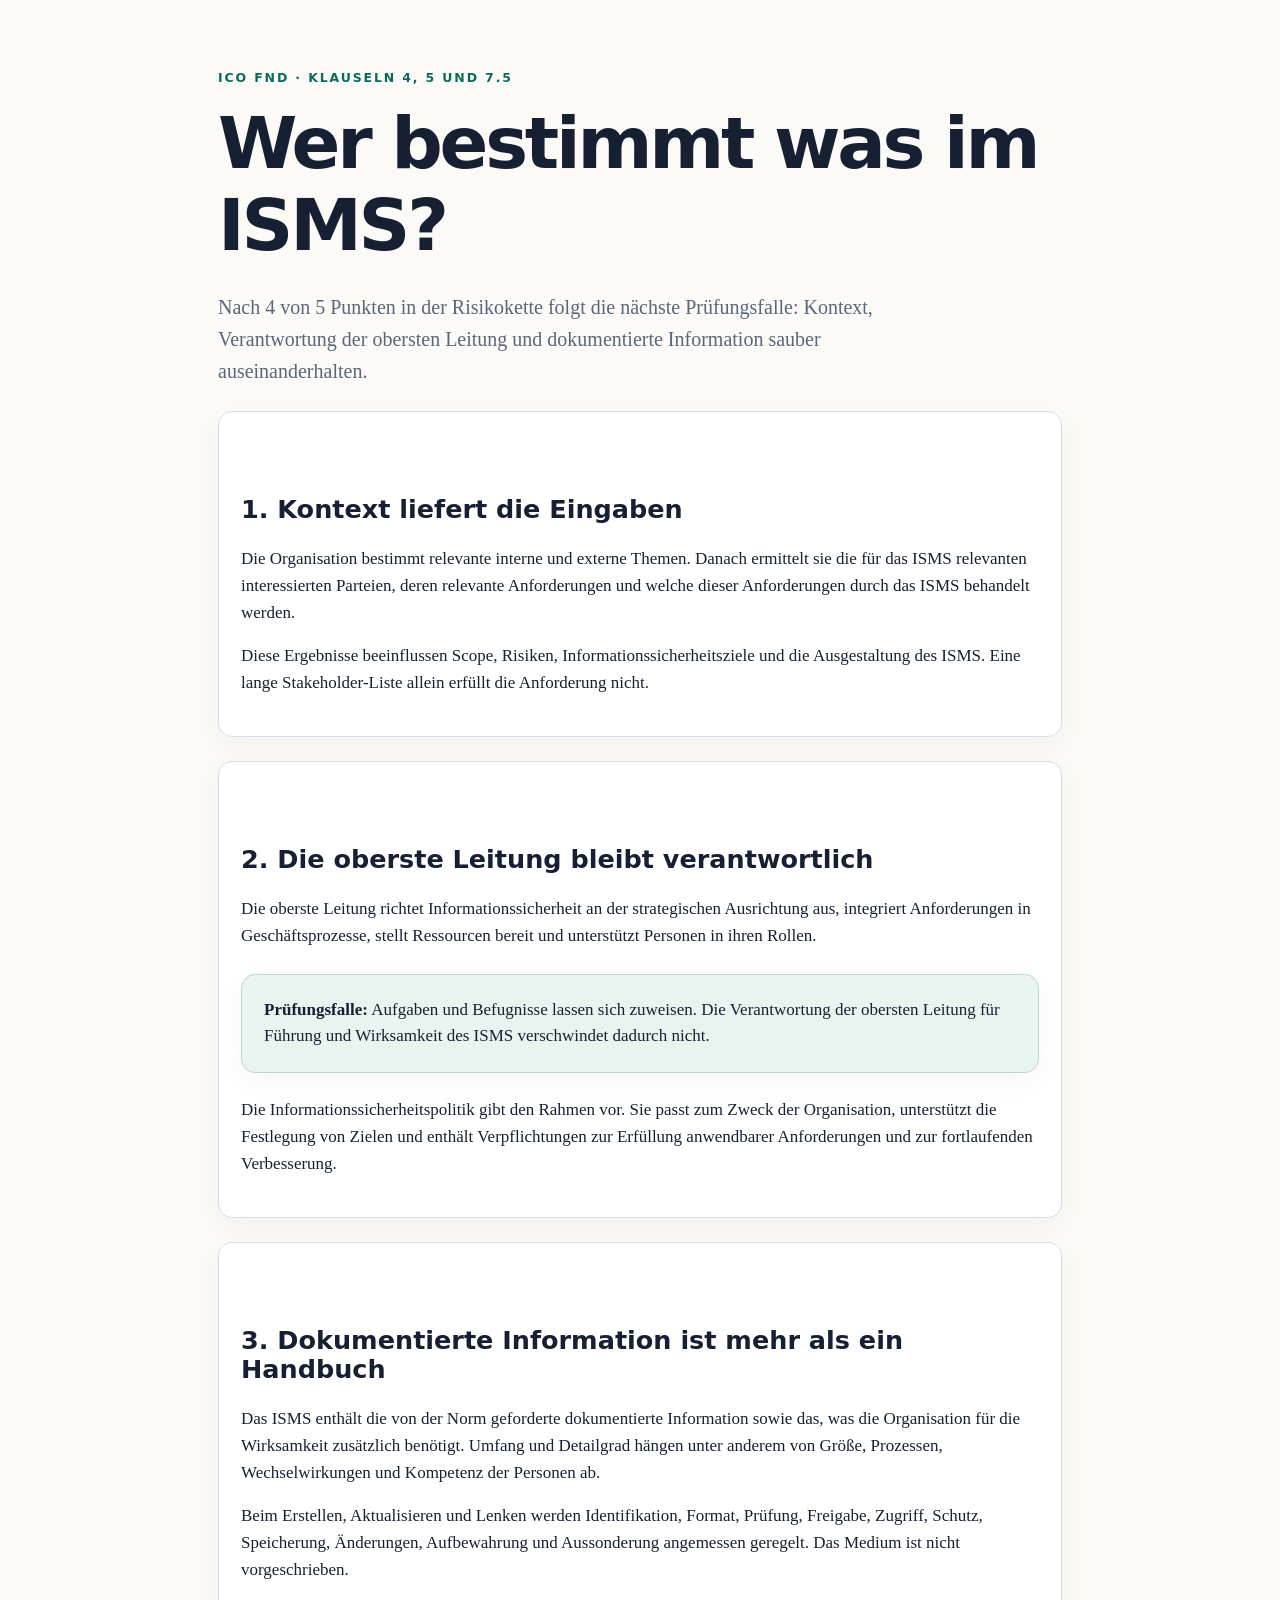
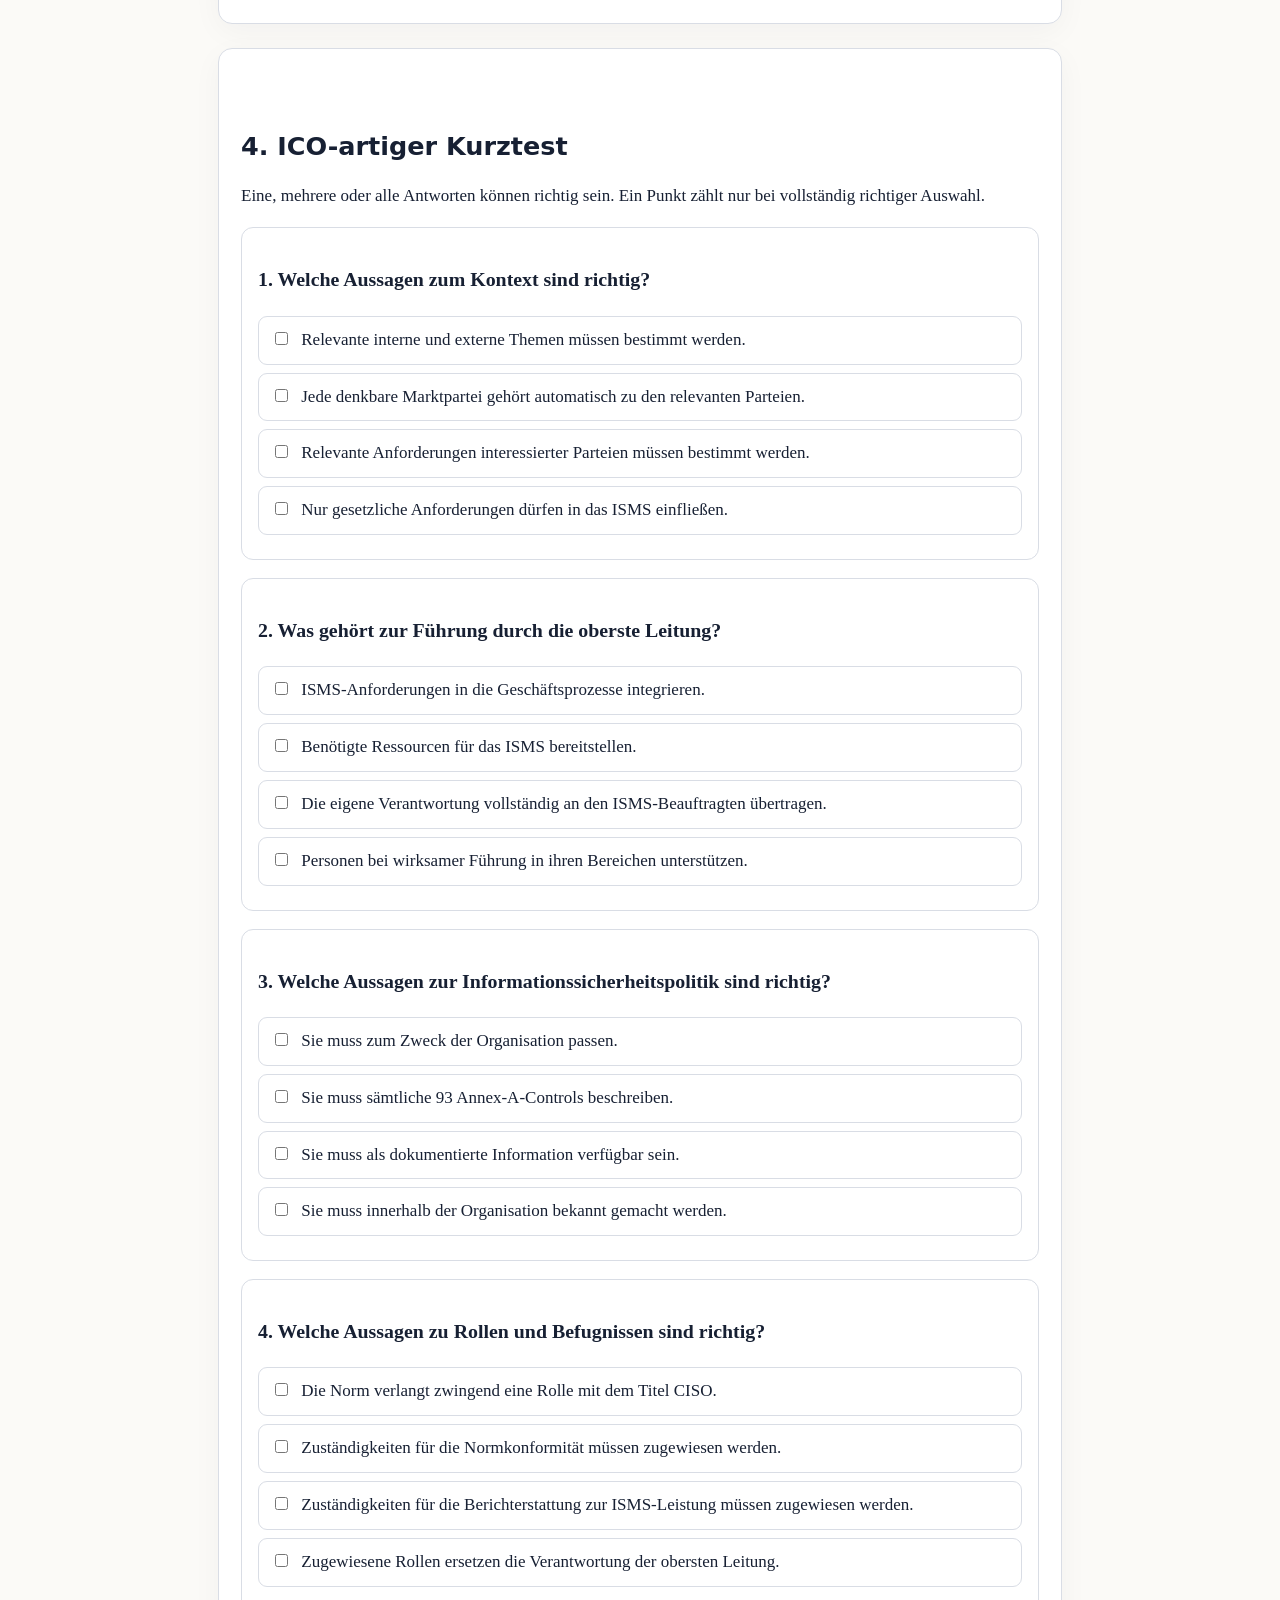
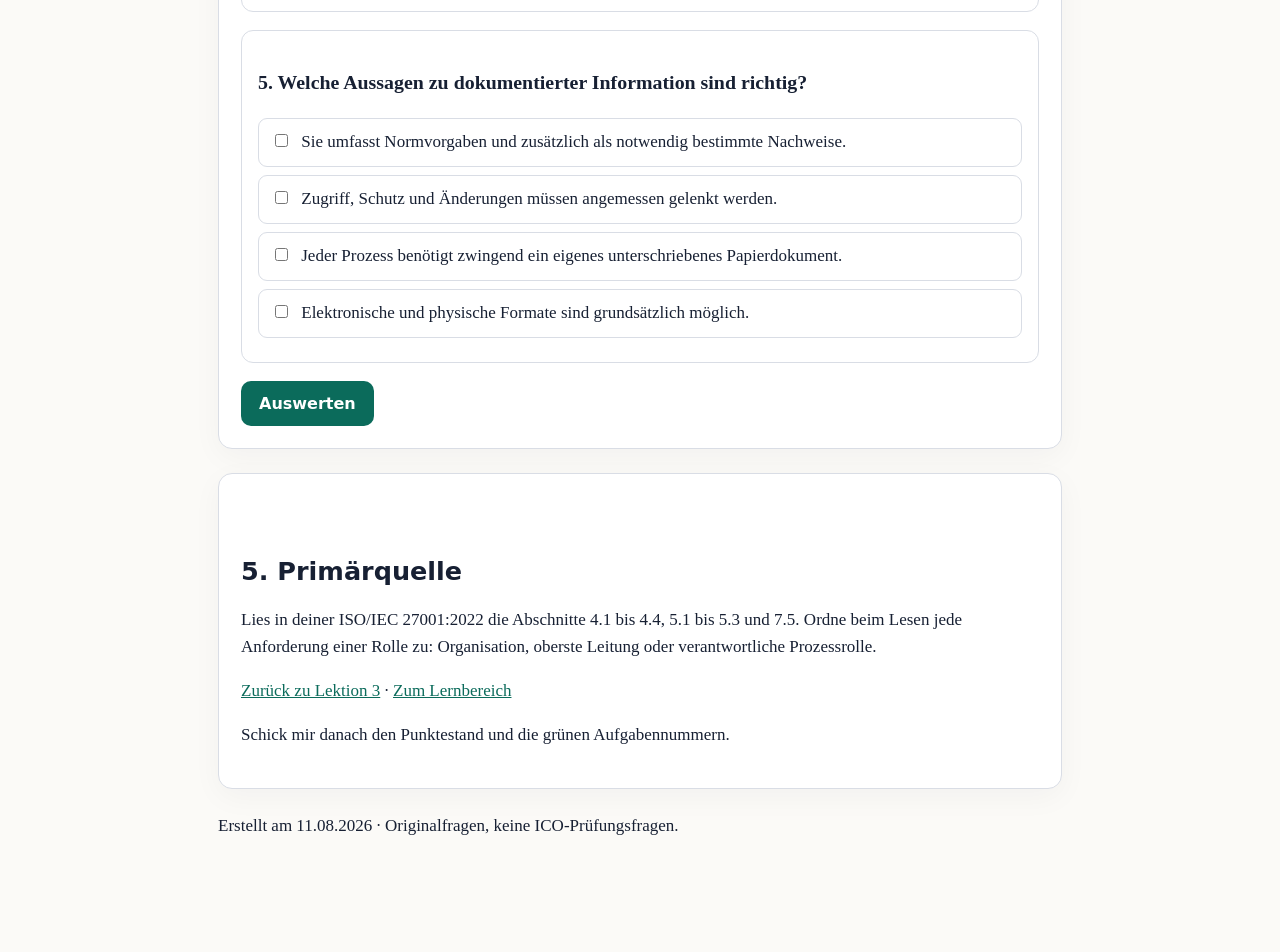
<file: lessons/0004-kontext-fuehrung-und-dokumentation.html>
<!doctype html>
<html lang="de">
<head>
  <meta charset="utf-8">
  <meta name="viewport" content="width=device-width,initial-scale=1">
  <title>Lektion 4: Kontext, Führung und Dokumentation</title>
  <link rel="stylesheet" href="../assets/base.css">
</head>
<body>
<main>
  <header>
    <span class="eyebrow">ICO FND · Klauseln 4, 5 und 7.5</span>
    <h1>Wer bestimmt was im ISMS?</h1>
    <p class="lead">Nach 4 von 5 Punkten in der Risikokette folgt die nächste Prüfungsfalle: Kontext, Verantwortung der obersten Leitung und dokumentierte Information sauber auseinanderhalten.</p>
  </header>

  <section class="card">
    <h2>1. Kontext liefert die Eingaben</h2>
    <p>Die Organisation bestimmt relevante interne und externe Themen. Danach ermittelt sie die für das ISMS relevanten interessierten Parteien, deren relevante Anforderungen und welche dieser Anforderungen durch das ISMS behandelt werden.</p>
    <p>Diese Ergebnisse beeinflussen Scope, Risiken, Informationssicherheitsziele und die Ausgestaltung des ISMS. Eine lange Stakeholder-Liste allein erfüllt die Anforderung nicht.</p>
  </section>

  <section class="card">
    <h2>2. Die oberste Leitung bleibt verantwortlich</h2>
    <p>Die oberste Leitung richtet Informationssicherheit an der strategischen Ausrichtung aus, integriert Anforderungen in Geschäftsprozesse, stellt Ressourcen bereit und unterstützt Personen in ihren Rollen.</p>
    <aside><strong>Prüfungsfalle:</strong> Aufgaben und Befugnisse lassen sich zuweisen. Die Verantwortung der obersten Leitung für Führung und Wirksamkeit des ISMS verschwindet dadurch nicht.</aside>
    <p>Die Informationssicherheitspolitik gibt den Rahmen vor. Sie passt zum Zweck der Organisation, unterstützt die Festlegung von Zielen und enthält Verpflichtungen zur Erfüllung anwendbarer Anforderungen und zur fortlaufenden Verbesserung.</p>
  </section>

  <section class="card">
    <h2>3. Dokumentierte Information ist mehr als ein Handbuch</h2>
    <p>Das ISMS enthält die von der Norm geforderte dokumentierte Information sowie das, was die Organisation für die Wirksamkeit zusätzlich benötigt. Umfang und Detailgrad hängen unter anderem von Größe, Prozessen, Wechselwirkungen und Kompetenz der Personen ab.</p>
    <p>Beim Erstellen, Aktualisieren und Lenken werden Identifikation, Format, Prüfung, Freigabe, Zugriff, Schutz, Speicherung, Änderungen, Aufbewahrung und Aussonderung angemessen geregelt. Das Medium ist nicht vorgeschrieben.</p>
  </section>

  <section class="card quiz" data-success="Kontext, Führung und Dokumentation sitzen." data-retry="Wiederhole nur die rot markierten Aufgaben.">
    <h2>4. ICO-artiger Kurztest</h2>
    <p>Eine, mehrere oder alle Antworten können richtig sein. Ein Punkt zählt nur bei vollständig richtiger Auswahl.</p>

    <div class="q" data-correct="a,c">
      <h3>1. Welche Aussagen zum Kontext sind richtig?</h3>
      <label><input type="checkbox" value="a"> Relevante interne und externe Themen müssen bestimmt werden.</label>
      <label><input type="checkbox" value="b"> Jede denkbare Marktpartei gehört automatisch zu den relevanten Parteien.</label>
      <label><input type="checkbox" value="c"> Relevante Anforderungen interessierter Parteien müssen bestimmt werden.</label>
      <label><input type="checkbox" value="d"> Nur gesetzliche Anforderungen dürfen in das ISMS einfließen.</label>
      <p class="explain">Richtig sind a und c. Relevanz ist das Auswahlkriterium; Anforderungen können aus mehreren verbindlichen oder freiwillig übernommenen Quellen stammen.</p>
    </div>

    <div class="q" data-correct="a,b,d">
      <h3>2. Was gehört zur Führung durch die oberste Leitung?</h3>
      <label><input type="checkbox" value="a"> ISMS-Anforderungen in die Geschäftsprozesse integrieren.</label>
      <label><input type="checkbox" value="b"> Benötigte Ressourcen für das ISMS bereitstellen.</label>
      <label><input type="checkbox" value="c"> Die eigene Verantwortung vollständig an den ISMS-Beauftragten übertragen.</label>
      <label><input type="checkbox" value="d"> Personen bei wirksamer Führung in ihren Bereichen unterstützen.</label>
      <p class="explain">Richtig sind a, b und d. Tätigkeiten können delegiert werden; die Verantwortung der obersten Leitung für das ISMS bleibt bestehen.</p>
    </div>

    <div class="q" data-correct="a,c,d">
      <h3>3. Welche Aussagen zur Informationssicherheitspolitik sind richtig?</h3>
      <label><input type="checkbox" value="a"> Sie muss zum Zweck der Organisation passen.</label>
      <label><input type="checkbox" value="b"> Sie muss sämtliche 93 Annex-A-Controls beschreiben.</label>
      <label><input type="checkbox" value="c"> Sie muss als dokumentierte Information verfügbar sein.</label>
      <label><input type="checkbox" value="d"> Sie muss innerhalb der Organisation bekannt gemacht werden.</label>
      <p class="explain">Richtig sind a, c und d. Die Politik setzt Richtung und Verpflichtungen; detaillierte Control-Beschreibungen sind nicht ihr vorgeschriebener Inhalt.</p>
    </div>

    <div class="q" data-correct="b,c">
      <h3>4. Welche Aussagen zu Rollen und Befugnissen sind richtig?</h3>
      <label><input type="checkbox" value="a"> Die Norm verlangt zwingend eine Rolle mit dem Titel CISO.</label>
      <label><input type="checkbox" value="b"> Zuständigkeiten für die Normkonformität müssen zugewiesen werden.</label>
      <label><input type="checkbox" value="c"> Zuständigkeiten für die Berichterstattung zur ISMS-Leistung müssen zugewiesen werden.</label>
      <label><input type="checkbox" value="d"> Zugewiesene Rollen ersetzen die Verantwortung der obersten Leitung.</label>
      <p class="explain">Richtig sind b und c. Die Norm schreibt Verantwortungen und Befugnisse vor, aber keinen bestimmten deutschen oder englischen Stellentitel.</p>
    </div>

    <div class="q" data-correct="a,b,d">
      <h3>5. Welche Aussagen zu dokumentierter Information sind richtig?</h3>
      <label><input type="checkbox" value="a"> Sie umfasst Normvorgaben und zusätzlich als notwendig bestimmte Nachweise.</label>
      <label><input type="checkbox" value="b"> Zugriff, Schutz und Änderungen müssen angemessen gelenkt werden.</label>
      <label><input type="checkbox" value="c"> Jeder Prozess benötigt zwingend ein eigenes unterschriebenes Papierdokument.</label>
      <label><input type="checkbox" value="d"> Elektronische und physische Formate sind grundsätzlich möglich.</label>
      <p class="explain">Richtig sind a, b und d. Die Norm verlangt wirksame dokumentierte Information und deren Lenkung, aber kein einheitliches Medium oder Dokumentmodell.</p>
    </div>

    <button id="grade" type="button">Auswerten</button>
    <div id="result" class="result" aria-live="polite"></div>
  </section>

  <section class="card">
    <h2>5. Primärquelle</h2>
    <p>Lies in deiner ISO/IEC 27001:2022 die Abschnitte 4.1 bis 4.4, 5.1 bis 5.3 und 7.5. Ordne beim Lesen jede Anforderung einer Rolle zu: Organisation, oberste Leitung oder verantwortliche Prozessrolle.</p>
    <p><a href="0003-scope-risikobehandlung-und-soa.html">Zurück zu Lektion 3</a> · <a href="../index.html">Zum Lernbereich</a></p>
    <p>Schick mir danach den Punktestand und die grünen Aufgabennummern.</p>
  </section>

  <footer><p>Erstellt am 11.08.2026 · Originalfragen, keine ICO-Prüfungsfragen.</p></footer>
</main>
<script src="../assets/multiselect-quiz.js"></script>
</body>
</html>
</file>
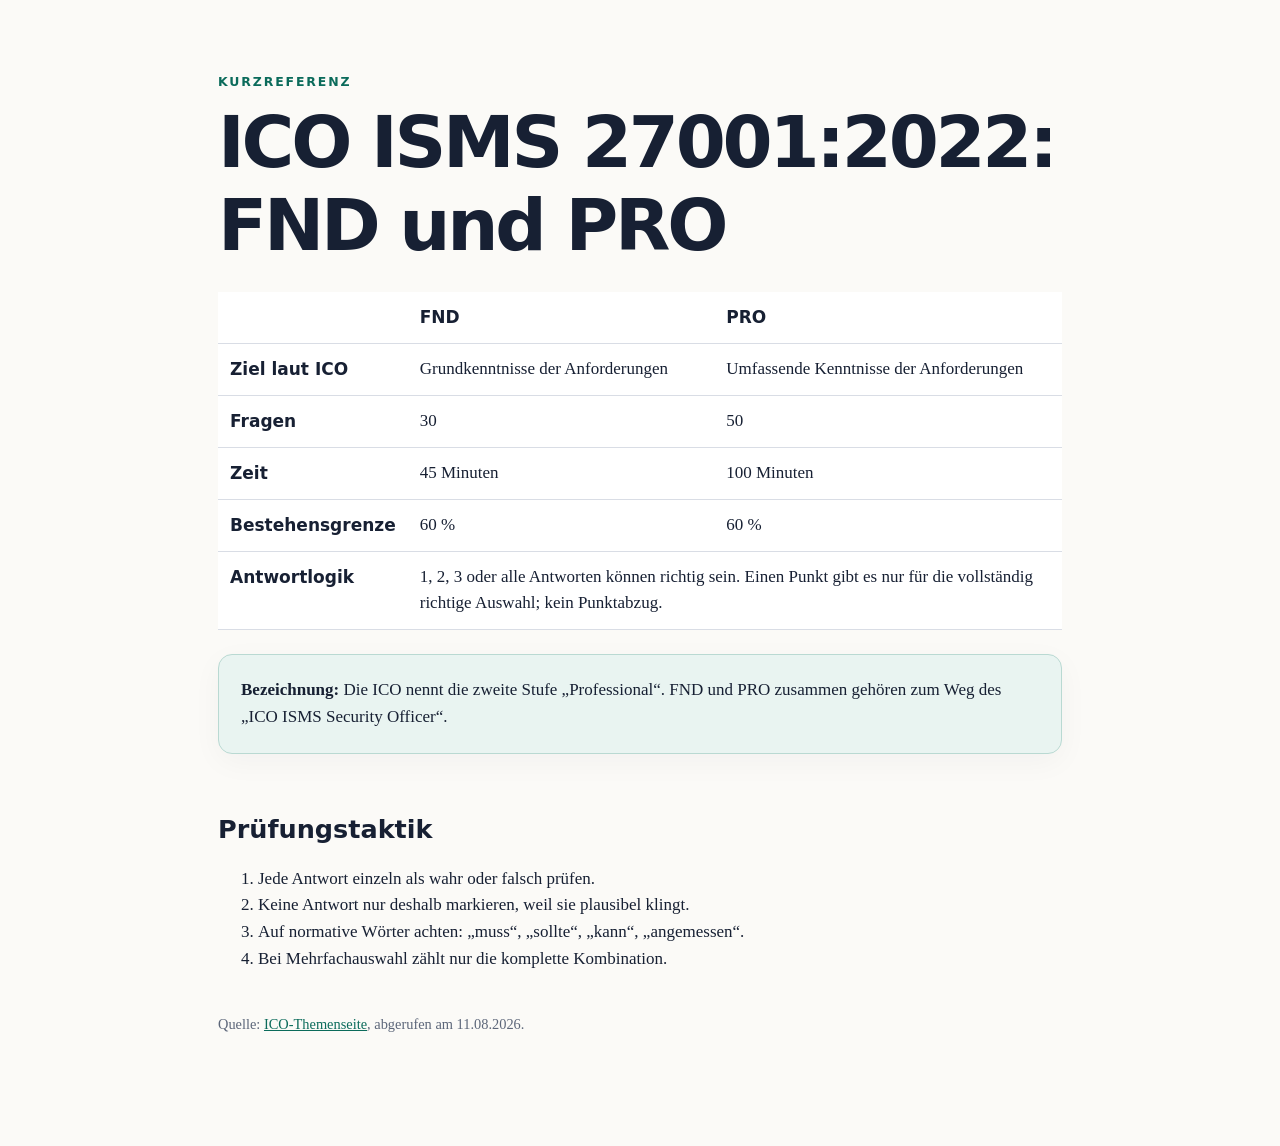
<file: reference/0001-ico-pruefungsformat.html>
<!doctype html><html lang="de"><head><meta charset="utf-8"><meta name="viewport" content="width=device-width,initial-scale=1"><title>ICO-Prüfungsformat – Kurzreferenz</title><link rel="stylesheet" href="../assets/base.css"></head><body><main><p class="eyebrow">Kurzreferenz</p><h1>ICO ISMS 27001:2022: FND und PRO</h1><table><thead><tr><th></th><th>FND</th><th>PRO</th></tr></thead><tbody><tr><th>Ziel laut ICO</th><td>Grundkenntnisse der Anforderungen</td><td>Umfassende Kenntnisse der Anforderungen</td></tr><tr><th>Fragen</th><td>30</td><td>50</td></tr><tr><th>Zeit</th><td>45 Minuten</td><td>100 Minuten</td></tr><tr><th>Bestehensgrenze</th><td>60 %</td><td>60 %</td></tr><tr><th>Antwortlogik</th><td colspan="2">1, 2, 3 oder alle Antworten können richtig sein. Einen Punkt gibt es nur für die vollständig richtige Auswahl; kein Punktabzug.</td></tr></tbody></table><aside><strong>Bezeichnung:</strong> Die ICO nennt die zweite Stufe „Professional“. FND und PRO zusammen gehören zum Weg des „ICO ISMS Security Officer“.</aside><h2>Prüfungstaktik</h2><ol><li>Jede Antwort einzeln als wahr oder falsch prüfen.</li><li>Keine Antwort nur deshalb markieren, weil sie plausibel klingt.</li><li>Auf normative Wörter achten: „muss“, „sollte“, „kann“, „angemessen“.</li><li>Bei Mehrfachauswahl zählt nur die komplette Kombination.</li></ol><p class="sources">Quelle: <a href="https://www.ico-cert.org/topics/ico-isms-27001-2022">ICO-Themenseite</a>, abgerufen am 11.08.2026.</p></main></body></html>
</file>
<file: assets/base.css>
:root{--ink:#172033;--muted:#5c6679;--paper:#fbfaf7;--card:#fff;--line:#d9dde5;--accent:#0b6b5b;--soft:#e9f4f1;--warn:#fff6dc}*{box-sizing:border-box}body{margin:0;background:var(--paper);color:var(--ink);font:17px/1.58 ui-serif,Georgia,serif}main{max-width:900px;margin:auto;padding:64px 28px 96px}h1,h2{font-family:ui-sans-serif,system-ui,sans-serif;line-height:1.15}h1{font-size:clamp(2.2rem,6vw,4.5rem);letter-spacing:-.045em;margin:.15em 0 .35em}h2{margin-top:2.4em}.eyebrow{font:700 .78rem/1 ui-sans-serif,system-ui;text-transform:uppercase;letter-spacing:.15em;color:var(--accent)}.lead{font-size:1.25rem;color:var(--muted);max-width:70ch}.card,aside{background:var(--card);border:1px solid var(--line);border-radius:14px;padding:22px;margin:24px 0;box-shadow:0 8px 30px #1720330a}aside{background:var(--soft);border-color:#b9d9d2}fieldset{border:0;padding:0;margin:0}legend{font-weight:700;margin-bottom:12px}label.option{display:block;border:1px solid var(--line);border-radius:10px;padding:12px 14px;margin:8px 0;background:#fff;cursor:pointer}label.option:hover{border-color:var(--accent)}input{margin-right:9px}button{font:700 1rem ui-sans-serif,system-ui;background:var(--accent);color:white;border:0;border-radius:10px;padding:13px 18px;cursor:pointer}.result{display:none;margin-top:24px;background:var(--soft);border-left:5px solid var(--accent);padding:18px}.explanation{display:none;color:var(--muted);border-top:1px solid var(--line);padding-top:12px;margin-top:12px}.question.correct{border-color:#70ad9d}.question.incorrect{border-color:#d59b4d;background:var(--warn)}table{width:100%;border-collapse:collapse;background:#fff}th,td{text-align:left;vertical-align:top;border-bottom:1px solid var(--line);padding:12px}th{font-family:ui-sans-serif,system-ui}.sources{font-size:.9rem;color:var(--muted);margin-top:40px}a{color:var(--accent)}.q{border:1px solid var(--line);border-radius:12px;padding:16px;margin:18px 0}.q label{display:block;border:1px solid var(--line);border-radius:9px;padding:10px 12px;margin:8px 0;background:#fff}.explain{display:none;color:var(--muted);border-top:1px solid var(--line);padding-top:12px;margin-top:14px}.q.ok{border-color:#70ad9d;background:#effaf6}.q.bad{border-color:#d59b4d;background:var(--warn)}.q label.correct-answer{border-color:#4f9a82;background:#e1f4ed}.q label.correct-answer::after{content:" ✓ richtige Antwort";color:#28745f;font:700 .85rem ui-sans-serif,system-ui}.q label.selected-wrong{border-color:#c67863;background:#fff0ec}.q label.selected-wrong::after{content:" ✗ falsch gewählt";color:#a74731;font:700 .85rem ui-sans-serif,system-ui}@media print{body{background:#fff}.card,aside{box-shadow:none}button{display:none}main{padding:20px}}
</file>
